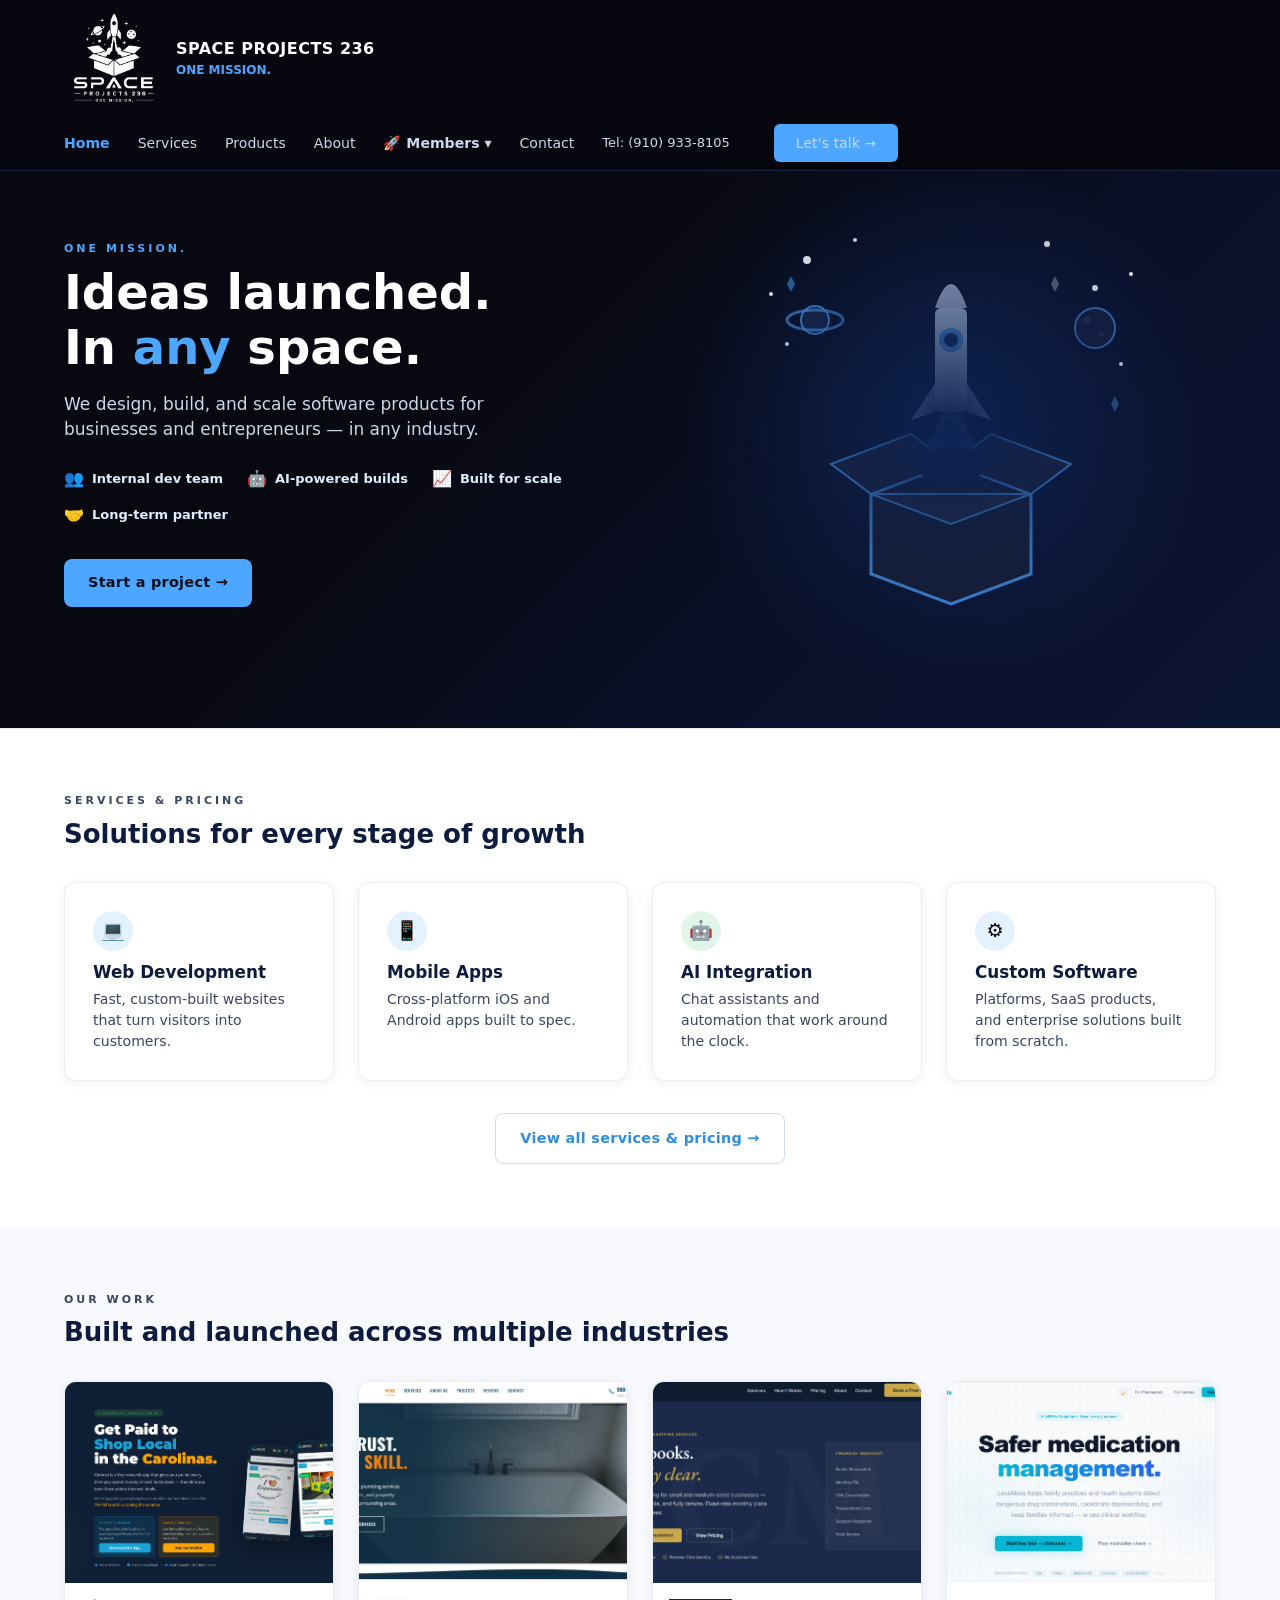
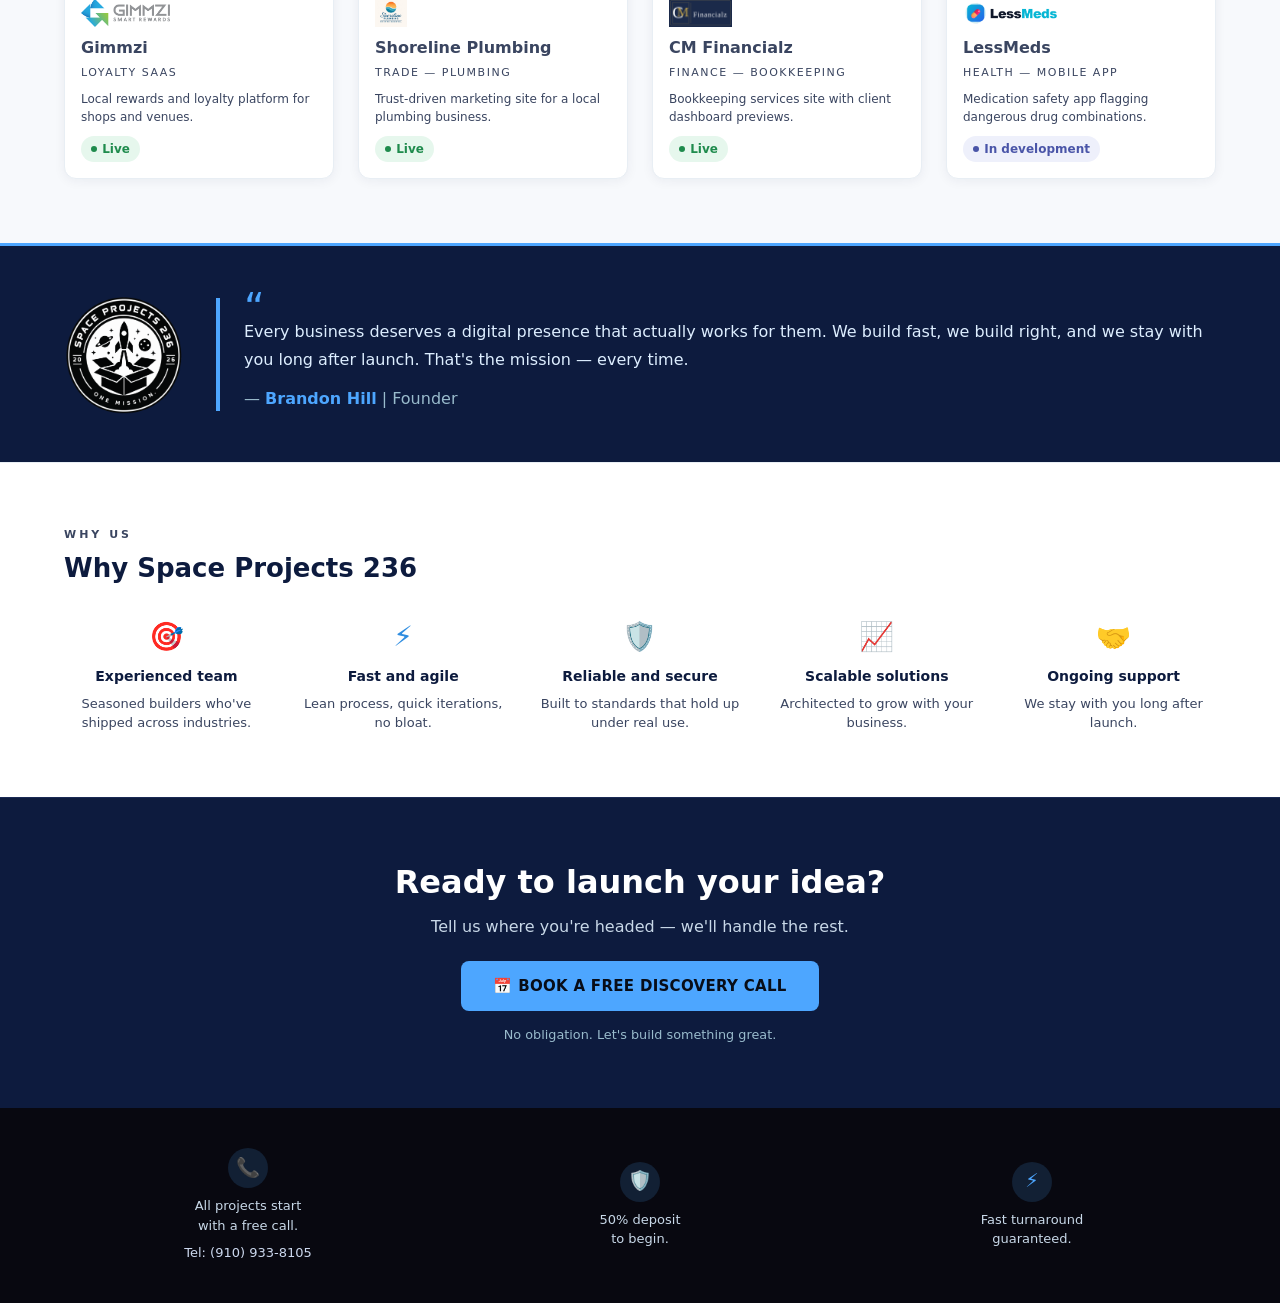
<file: index.html>
<!DOCTYPE html>
<html lang="en">
<head>
  <!-- Google tag (gtag.js) -->
  <script async src="https://www.googletagmanager.com/gtag/js?id=G-H7MT1WZ5E9"></script>
  <script>
    window.dataLayer = window.dataLayer || [];
    function gtag(){dataLayer.push(arguments);}
    gtag('js', new Date());
    gtag('config', 'G-H7MT1WZ5E9');
  </script>
  <script>
    if ('scrollRestoration' in history) {
      history.scrollRestoration = 'manual';
    }
  </script>
  <meta charset="UTF-8">
  <meta name="viewport" content="width=device-width, initial-scale=1.0">
  <title>Space Projects 236 — Ideas launched. In any space.</title>
  <link rel="stylesheet" href="css/style.css?v=2">
</head>
<body>

  <header class="site-header">
    <div class="container header-inner">
      <a href="#" class="brand">
        <img src="assets/logos/sp236_logo3.png" alt="Space Projects 236" class="brand-badge" style="height:100px; width:auto; object-fit:contain;">
        <span class="brand-text">
          <span class="brand-name">SPACE PROJECTS 236</span>
          <span class="brand-tagline">ONE MISSION.</span>
        </span>
      </a>
      <button class="hamburger" id="hamburger" aria-label="Toggle menu">
        <span></span>
        <span></span>
        <span></span>
      </button>
      <nav class="nav-links" id="nav-links">
        <a href="index.html">Home</a>
        <a href="services.html">Services</a>
        <a href="products.html">Products</a>
        <a href="about.html">About</a>
        <div class="nav-dropdown">
          <span class="nav-dropdown-toggle">🚀 Members ▾</span>
          <div class="nav-dropdown-menu">
            <a href="members.html" style="color: #ffffff !important;">Become a Space Cadet</a>
            <a href="members.html#login" style="color: #ffffff !important;">Member Login</a>
          </div>
        </div>
        <a href="contact.html">Contact</a>
        <a href="tel:9109338105" class="nav-phone">Tel: (910) 933-8105</a>
        <a href="contact.html" class="btn btn-talk nav-cta">Let's talk →</a>
      </nav>
    </div>
  </header>

  <section class="hero">
    <div class="container hero-inner">
      <div class="hero-copy">
        <p class="eyebrow">ONE MISSION.</p>
        <h1>Ideas launched.<br>In <span class="accent">any</span> space.</h1>
        <p class="hero-sub">We design, build, and scale software products for businesses and entrepreneurs — in any industry.</p>
        <div class="hero-features">
          <div class="hero-feature">
            <span class="hero-feature__icon">👥</span>
            <span>Internal dev team</span>
          </div>
          <div class="hero-feature">
            <span class="hero-feature__icon">🤖</span>
            <span>AI-powered builds</span>
          </div>
          <div class="hero-feature">
            <span class="hero-feature__icon">📈</span>
            <span>Built for scale</span>
          </div>
          <div class="hero-feature">
            <span class="hero-feature__icon">🤝</span>
            <span>Long-term partner</span>
          </div>
        </div>
        <div class="hero-cta-row">
          <a href="members.html" class="btn btn-primary">Start a project →</a>
        </div>
      </div>
      <div class="hero-logo-wrap">
        <div class="hero-logo-glow"></div>
        <div class="rocket-group">
          <svg width="480" height="480" viewBox="0 0 240 240" xmlns="http://www.w3.org/2000/svg">
            <circle class="s1" cx="48" cy="38" r="2" fill="#fff"/>
            <circle class="s2" cx="192" cy="52" r="1.5" fill="#fff"/>
            <circle class="s3" cx="38" cy="80" r="1" fill="#fff"/>
            <circle class="s4" cx="205" cy="90" r="1" fill="#fff"/>
            <circle class="s5" cx="72" cy="28" r="1" fill="#fff"/>
            <circle class="s2" cx="168" cy="30" r="1.5" fill="#fff"/>
            <circle class="s3" cx="210" cy="45" r="1" fill="#fff"/>
            <circle class="s1" cx="30" cy="55" r="1" fill="#fff"/>
            <circle cx="52" cy="68" r="7" fill="#1a2a4a" stroke="#4da6ff" stroke-width="1" opacity="0.85"/>
            <ellipse class="saturn-ring" cx="52" cy="68" rx="14" ry="5" fill="none" stroke="#4da6ff" stroke-width="1.5" opacity="0.7"/>
            <circle cx="192" cy="72" r="10" fill="#1a2040" stroke="#4da6ff" stroke-width="1" opacity="0.7"/>
            <circle cx="188" cy="68" r="2" fill="#2a3a60" opacity="0.6"/>
            <circle cx="195" cy="75" r="1.5" fill="#2a3a60" opacity="0.5"/>
            <path d="M38 50 L40 46 L42 50 L40 54 Z" fill="#4da6ff" opacity="0.6"/>
            <path d="M200 110 L202 106 L204 110 L202 114 Z" fill="#4da6ff" opacity="0.5"/>
            <path d="M170 50 L172 46 L174 50 L172 54 Z" fill="#fff" opacity="0.4"/>
            <polygon points="80,155 120,140 160,155 160,195 120,210 80,195" fill="#1a1a2a" stroke="#4da6ff" stroke-width="1.5"/>
            <polygon points="80,155 120,170 160,155" fill="#2a2a3a" stroke="#4da6ff" stroke-width="1"/>
            <polygon points="80,155 60,140 100,125 120,140" fill="#222235" stroke="#4da6ff" stroke-width="1"/>
            <polygon points="160,155 180,140 140,125 120,140" fill="#222235" stroke="#4da6ff" stroke-width="1"/>
            <rect x="112" y="62" width="16" height="52" rx="3" fill="#ddeeff"/>
            <path d="M112,62 Q120,38 128,62 Z" fill="#ccd8ee"/>
            <circle cx="120" cy="78" r="6" fill="#4da6ff" opacity="0.9"/>
            <circle cx="120" cy="78" r="3.5" fill="#1a3060"/>
            <polygon points="112,100 100,118 112,114" fill="#aabbcc"/>
            <polygon points="128,100 140,118 128,114" fill="#aabbcc"/>
            <ellipse class="flame" cx="120" cy="118" rx="5" ry="4" fill="#88ccff"/>
            <ellipse class="e1" cx="120" cy="123" rx="8" ry="5" fill="#4da6ff"/>
            <ellipse class="e2" cx="120" cy="131" rx="12" ry="8" fill="#2255aa"/>
            <ellipse class="e3" cx="120" cy="141" rx="16" ry="10" fill="#112244"/>
          </svg>
        </div>
      </div>
    </div>
  </section>

  <section class="pricing" id="pricing">
    <div class="container">
      <p class="eyebrow">SERVICES &amp; PRICING</p>
      <h2>Solutions for every stage of growth</h2>

      <div class="overview-grid">
        <div class="overview-card">
          <span class="icon-circle icon-circle--light">💻</span>
          <h3>Web Development</h3>
          <p>Fast, custom-built websites that turn visitors into customers.</p>
        </div>
        <div class="overview-card">
          <span class="icon-circle icon-circle--light">📱</span>
          <h3>Mobile Apps</h3>
          <p>Cross-platform iOS and Android apps built to spec.</p>
        </div>
        <div class="overview-card">
          <span class="icon-circle icon-circle--green">🤖</span>
          <h3>AI Integration</h3>
          <p>Chat assistants and automation that work around the clock.</p>
        </div>
        <div class="overview-card">
          <span class="icon-circle icon-circle--light">⚙️</span>
          <h3>Custom Software</h3>
          <p>Platforms, SaaS products, and enterprise solutions built from scratch.</p>
        </div>
      </div>

      <div class="overview-cta">
        <a href="services.html" class="btn btn-outline">View all services &amp; pricing →</a>
      </div>
    </div>
  </section>

  <section class="our-work" id="our-work">
    <div class="container">
      <p class="eyebrow">OUR WORK</p>
      <h2>Built and launched across multiple industries</h2>

      <div class="work-grid">
        <article class="work-card">
          <div class="work-card__image">
            <img src="assets/screenshots/gimmzi_screenshot.png" alt="Gimmzi Smart Rewards screenshot">
          </div>
          <div class="work-card__body">
            <img src="assets/logos/Gimmzi_logo.png" alt="Gimmzi logo" class="work-card__logo">
            <p class="work-card__name">Gimmzi</p>
            <p class="work-card__category">Loyalty SaaS</p>
            <p class="work-card__desc">Local rewards and loyalty platform for shops and venues.</p>
            <span class="work-card__status work-card__status--live"><span class="status-dot"></span>Live</span>
          </div>
        </article>

        <article class="work-card">
          <div class="work-card__image">
            <img src="assets/screenshots/shoreline-plumbing_screenshot.png" alt="Shoreline Plumbing screenshot">
          </div>
          <div class="work-card__body">
            <img src="assets/logos/shore-line_logo.png" alt="Shoreline Plumbing logo" class="work-card__logo">
            <p class="work-card__name">Shoreline Plumbing</p>
            <p class="work-card__category">Trade — Plumbing</p>
            <p class="work-card__desc">Trust-driven marketing site for a local plumbing business.</p>
            <span class="work-card__status work-card__status--live"><span class="status-dot"></span>Live</span>
          </div>
        </article>

        <article class="work-card">
          <div class="work-card__image">
            <img src="assets/screenshots/cm-financialz_screenshot.png" alt="CM Financialz screenshot">
          </div>
          <div class="work-card__body">
            <img src="assets/logos/CMFinancialz_Logo.png" alt="CM Financialz logo" class="work-card__logo">
            <p class="work-card__name">CM Financialz</p>
            <p class="work-card__category">Finance — Bookkeeping</p>
            <p class="work-card__desc">Bookkeeping services site with client dashboard previews.</p>
            <span class="work-card__status work-card__status--live"><span class="status-dot"></span>Live</span>
          </div>
        </article>

        <article class="work-card">
          <div class="work-card__image">
            <img src="assets/screenshots/less-meds_screenshot.png" alt="LessMeds screenshot">
          </div>
          <div class="work-card__body">
            <img src="assets/logos/lessmeds_logo.png" alt="LessMeds logo" class="work-card__logo">
            <p class="work-card__name">LessMeds</p>
            <p class="work-card__category">Health — Mobile App</p>
            <p class="work-card__desc">Medication safety app flagging dangerous drug combinations.</p>
            <span class="work-card__status work-card__status--dev"><span class="status-dot"></span>In development</span>
          </div>
        </article>
      </div>
    </div>
  </section>

  <section class="testimonial">
    <div class="container testimonial-inner">
      <img src="assets/logos/sp236_badge2.png" alt="Brandon Hill" class="testimonial-badge">
      <div class="testimonial-copy">
        <p class="quote-mark">&ldquo;</p>
        <p class="quote-text">Every business deserves a digital presence that actually works for them. We build fast, we build right, and we stay with you long after launch. That's the mission — every time.</p>
        <p class="quote-author">— <strong>Brandon Hill</strong> | Founder</p>
      </div>
    </div>
  </section>

  <section class="why-us" id="why-us">
    <div class="container">
      <p class="eyebrow">WHY US</p>
      <h2>Why Space Projects 236</h2>
      <div class="why-us-grid">
        <div class="why-us-item">
          <span class="why-us-icon">🎯</span>
          <h4>Experienced team</h4>
          <p>Seasoned builders who've shipped across industries.</p>
        </div>
        <div class="why-us-item">
          <span class="why-us-icon">⚡</span>
          <h4>Fast and agile</h4>
          <p>Lean process, quick iterations, no bloat.</p>
        </div>
        <div class="why-us-item">
          <span class="why-us-icon">🛡️</span>
          <h4>Reliable and secure</h4>
          <p>Built to standards that hold up under real use.</p>
        </div>
        <div class="why-us-item">
          <span class="why-us-icon">📈</span>
          <h4>Scalable solutions</h4>
          <p>Architected to grow with your business.</p>
        </div>
        <div class="why-us-item">
          <span class="why-us-icon">🤝</span>
          <h4>Ongoing support</h4>
          <p>We stay with you long after launch.</p>
        </div>
      </div>
    </div>
  </section>

  <section class="cta-block">
    <div class="container cta-block-inner">
      <h2>Ready to launch your idea?</h2>
      <p class="cta-block-sub">Tell us where you're headed — we'll handle the rest.</p>
      <a href="contact.html" class="btn btn-primary">📅 BOOK A FREE DISCOVERY CALL</a>
      <p class="cta-block-note">No obligation. Let's build something great.</p>
    </div>
  </section>

  <footer class="site-footer">
    <div class="container trust-bar-inner">
      <div class="trust-item">
        <span class="icon-circle">📞</span>
        <p>All projects start<br>with a free call.</p>
        <a href="tel:9109338105" class="footer-phone">Tel: (910) 933-8105</a>
      </div>
      <div class="trust-item">
        <span class="icon-circle">🛡️</span>
        <p>50% deposit<br>to begin.</p>
      </div>
      <div class="trust-item">
        <span class="icon-circle">⚡</span>
        <p>Fast turnaround<br>guaranteed.</p>
      </div>
    </div>
  </footer>

  <script src="js/main.js"></script>
  <script src="//code.tidio.co/jjo6kdrkutcsmrdrrepvdkcr16k7cg1g.js" async></script>
</body>
</html>
</file>
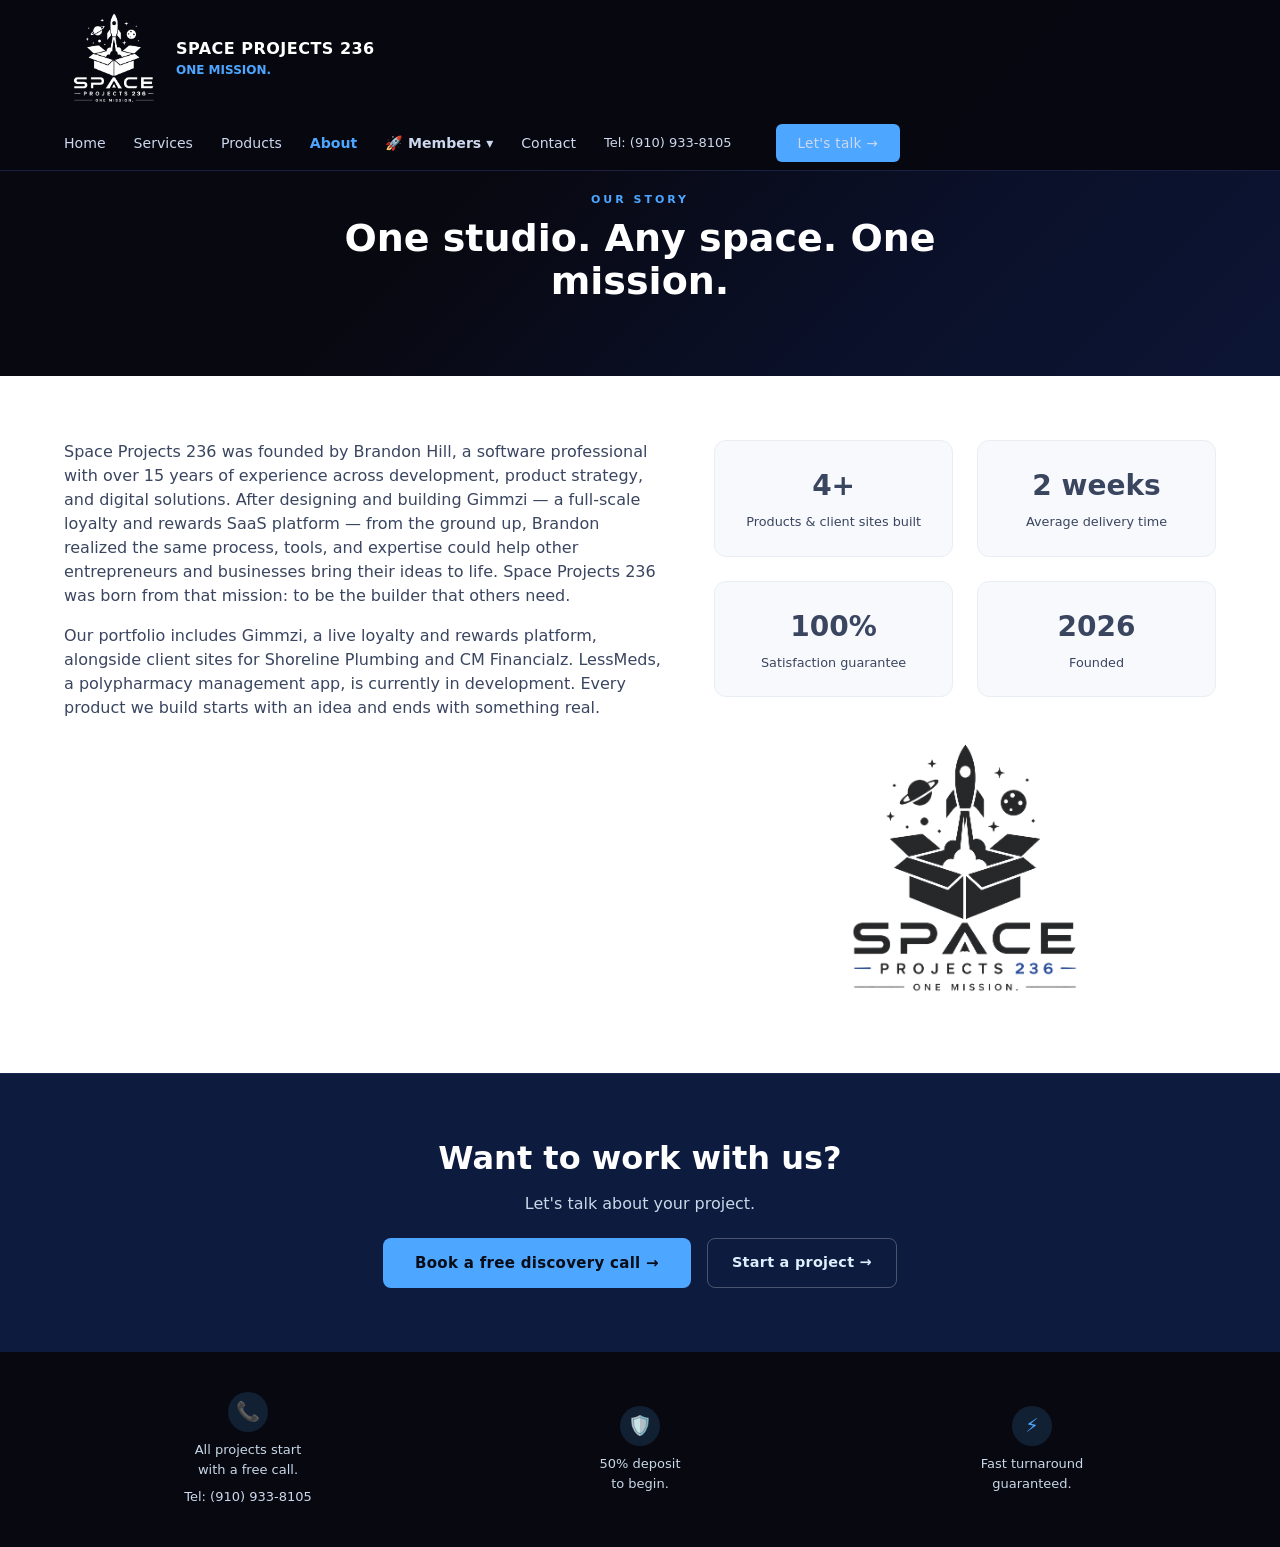
<file: about.html>
<!DOCTYPE html>
<html lang="en">
<head>
  <!-- Google tag (gtag.js) -->
  <script async src="https://www.googletagmanager.com/gtag/js?id=G-H7MT1WZ5E9"></script>
  <script>
    window.dataLayer = window.dataLayer || [];
    function gtag(){dataLayer.push(arguments);}
    gtag('js', new Date());
    gtag('config', 'G-H7MT1WZ5E9');
  </script>
  <script>
    if ('scrollRestoration' in history) {
      history.scrollRestoration = 'manual';
    }
  </script>
  <meta charset="UTF-8">
  <meta name="viewport" content="width=device-width, initial-scale=1.0">
  <title>About — Space Projects 236</title>
  <link rel="stylesheet" href="css/style.css?v=2">
</head>
<body>

  <header class="site-header">
    <div class="container header-inner">
      <a href="index.html" class="brand">
        <img src="assets/logos/sp236_logo3.png" alt="Space Projects 236" class="brand-badge" style="height:100px; width:auto; object-fit:contain;">
        <span class="brand-text">
          <span class="brand-name">SPACE PROJECTS 236</span>
          <span class="brand-tagline">ONE MISSION.</span>
        </span>
      </a>
      <button class="hamburger" id="hamburger" aria-label="Toggle menu">
        <span></span>
        <span></span>
        <span></span>
      </button>
      <nav class="nav-links" id="nav-links">
        <a href="index.html">Home</a>
        <a href="services.html">Services</a>
        <a href="products.html">Products</a>
        <a href="about.html">About</a>
        <div class="nav-dropdown">
          <span class="nav-dropdown-toggle">🚀 Members ▾</span>
          <div class="nav-dropdown-menu">
            <a href="members.html" style="color: #ffffff !important;">Become a Space Cadet</a>
            <a href="members.html#login" style="color: #ffffff !important;">Member Login</a>
          </div>
        </div>
        <a href="contact.html">Contact</a>
        <a href="tel:9109338105" class="nav-phone">Tel: (910) 933-8105</a>
        <a href="contact.html" class="btn btn-talk nav-cta">Let's talk →</a>
      </nav>
    </div>
  </header>

  <section class="page-hero">
    <div class="container">
      <p class="eyebrow">OUR STORY</p>
      <h1 class="h1--md">One studio. Any space. One mission.</h1>
    </div>
  </section>

  <section class="section section--white">
    <div class="container">
      <div class="about-grid">
        <div class="about-copy">
          <p>Space Projects 236 was founded by Brandon Hill, a software professional with over 15 years of experience across development, product strategy, and digital solutions. After designing and building Gimmzi — a full-scale loyalty and rewards SaaS platform — from the ground up, Brandon realized the same process, tools, and expertise could help other entrepreneurs and businesses bring their ideas to life. Space Projects 236 was born from that mission: to be the builder that others need.</p>
          <p>Our portfolio includes Gimmzi, a live loyalty and rewards platform, alongside client sites for Shoreline Plumbing and CM Financialz. LessMeds, a polypharmacy management app, is currently in development. Every product we build starts with an idea and ends with something real.</p>
        </div>
        <div class="about-stats-col">
          <div class="about-stats">
            <div class="about-stat">
              <p class="about-stat-number">4+</p>
              <p class="about-stat-label">Products &amp; client sites built</p>
            </div>
            <div class="about-stat">
              <p class="about-stat-number">2 weeks</p>
              <p class="about-stat-label">Average delivery time</p>
            </div>
            <div class="about-stat">
              <p class="about-stat-number">100%</p>
              <p class="about-stat-label">Satisfaction guarantee</p>
            </div>
            <div class="about-stat">
              <p class="about-stat-number">2026</p>
              <p class="about-stat-label">Founded</p>
            </div>
          </div>
          <div class="about-logo-wrap">
            <img src="assets/logos/sp236_logo1.png" alt="Space Projects 236" class="about-logo">
          </div>
        </div>
      </div>
    </div>
  </section>

  <section class="cta-block">
    <div class="container cta-block-inner">
      <h2>Want to work with us?</h2>
      <p class="cta-block-sub">Let's talk about your project.</p>
      <div class="page-hero-cta">
        <a href="contact.html" class="btn btn-primary">Book a free discovery call →</a>
        <a href="members.html" class="btn btn-ghost">Start a project →</a>
      </div>
    </div>
  </section>

  <footer class="site-footer">
    <div class="container trust-bar-inner">
      <div class="trust-item">
        <span class="icon-circle">📞</span>
        <p>All projects start<br>with a free call.</p>
        <a href="tel:9109338105" class="footer-phone">Tel: (910) 933-8105</a>
      </div>
      <div class="trust-item">
        <span class="icon-circle">🛡️</span>
        <p>50% deposit<br>to begin.</p>
      </div>
      <div class="trust-item">
        <span class="icon-circle">⚡</span>
        <p>Fast turnaround<br>guaranteed.</p>
      </div>
    </div>
  </footer>

  <script src="js/main.js"></script>
  <script src="//code.tidio.co/jjo6kdrkutcsmrdrrepvdkcr16k7cg1g.js" async></script>
</body>
</html>
</file>
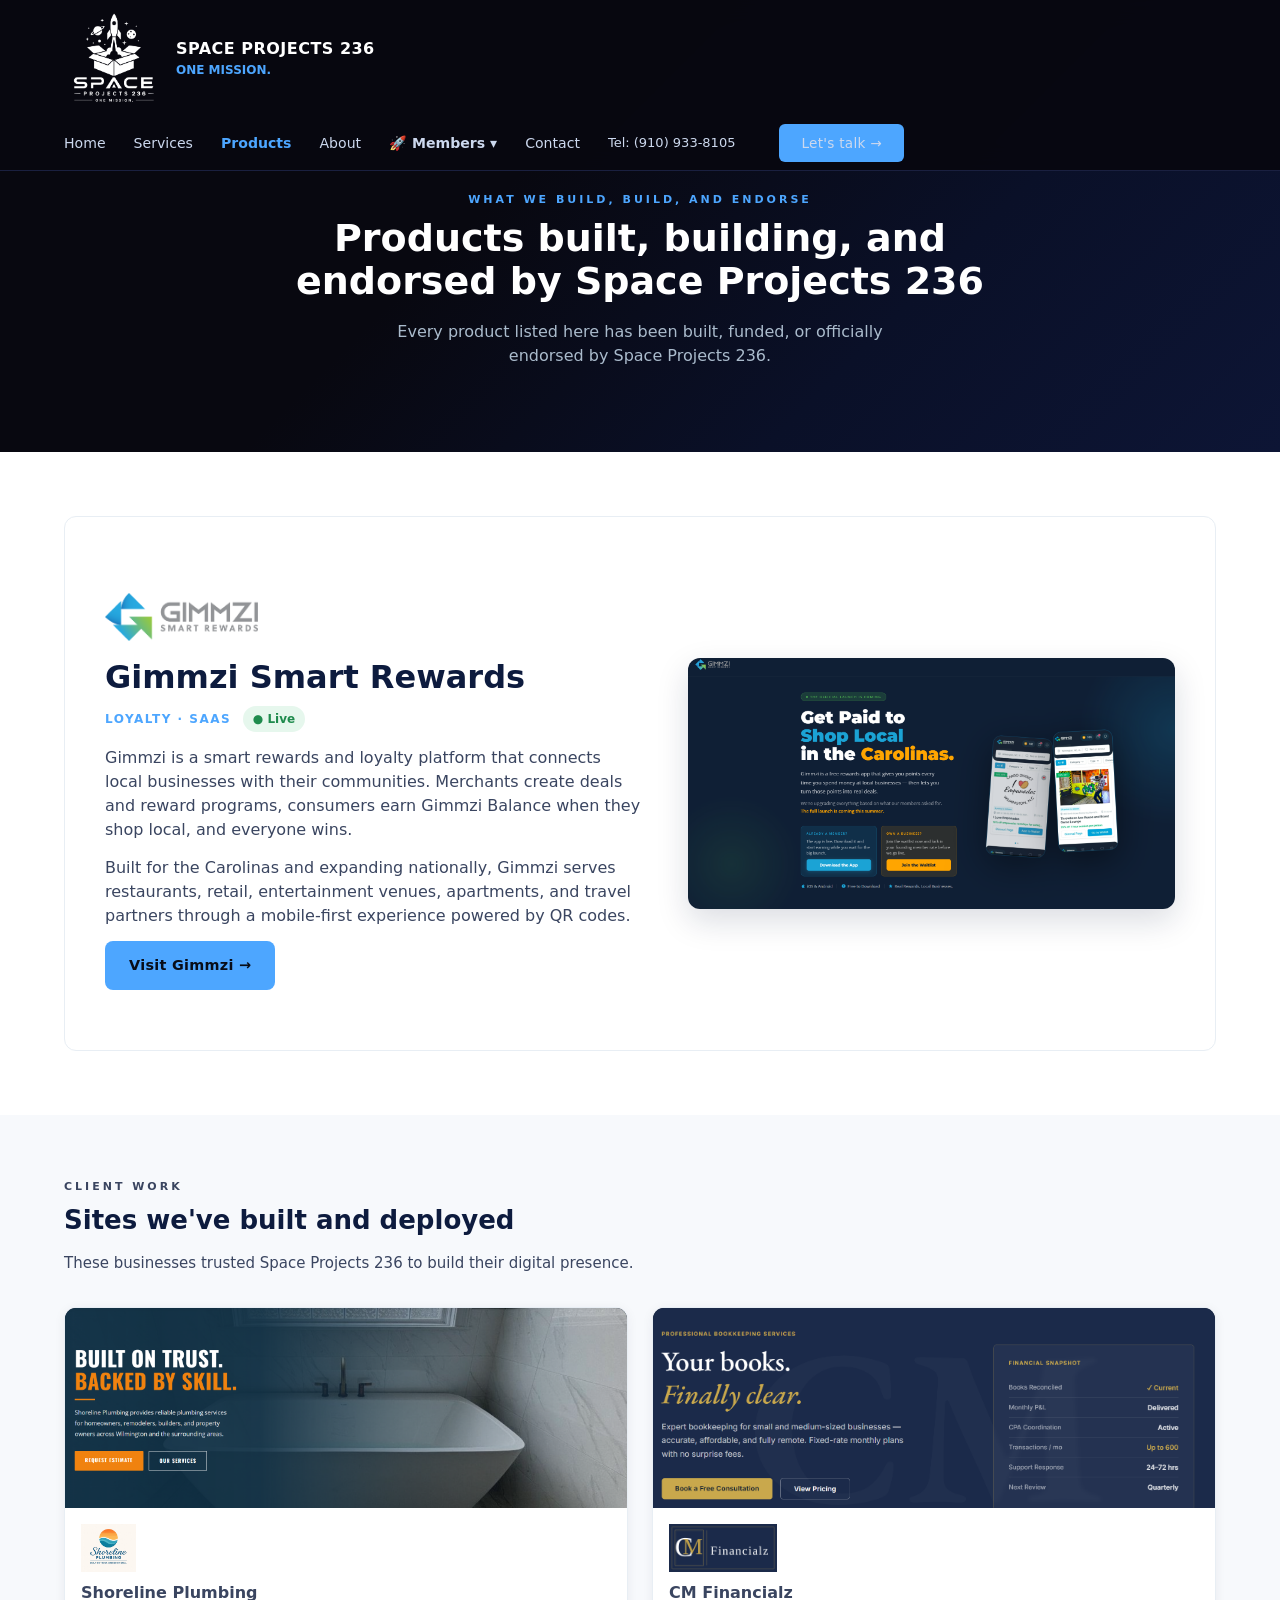
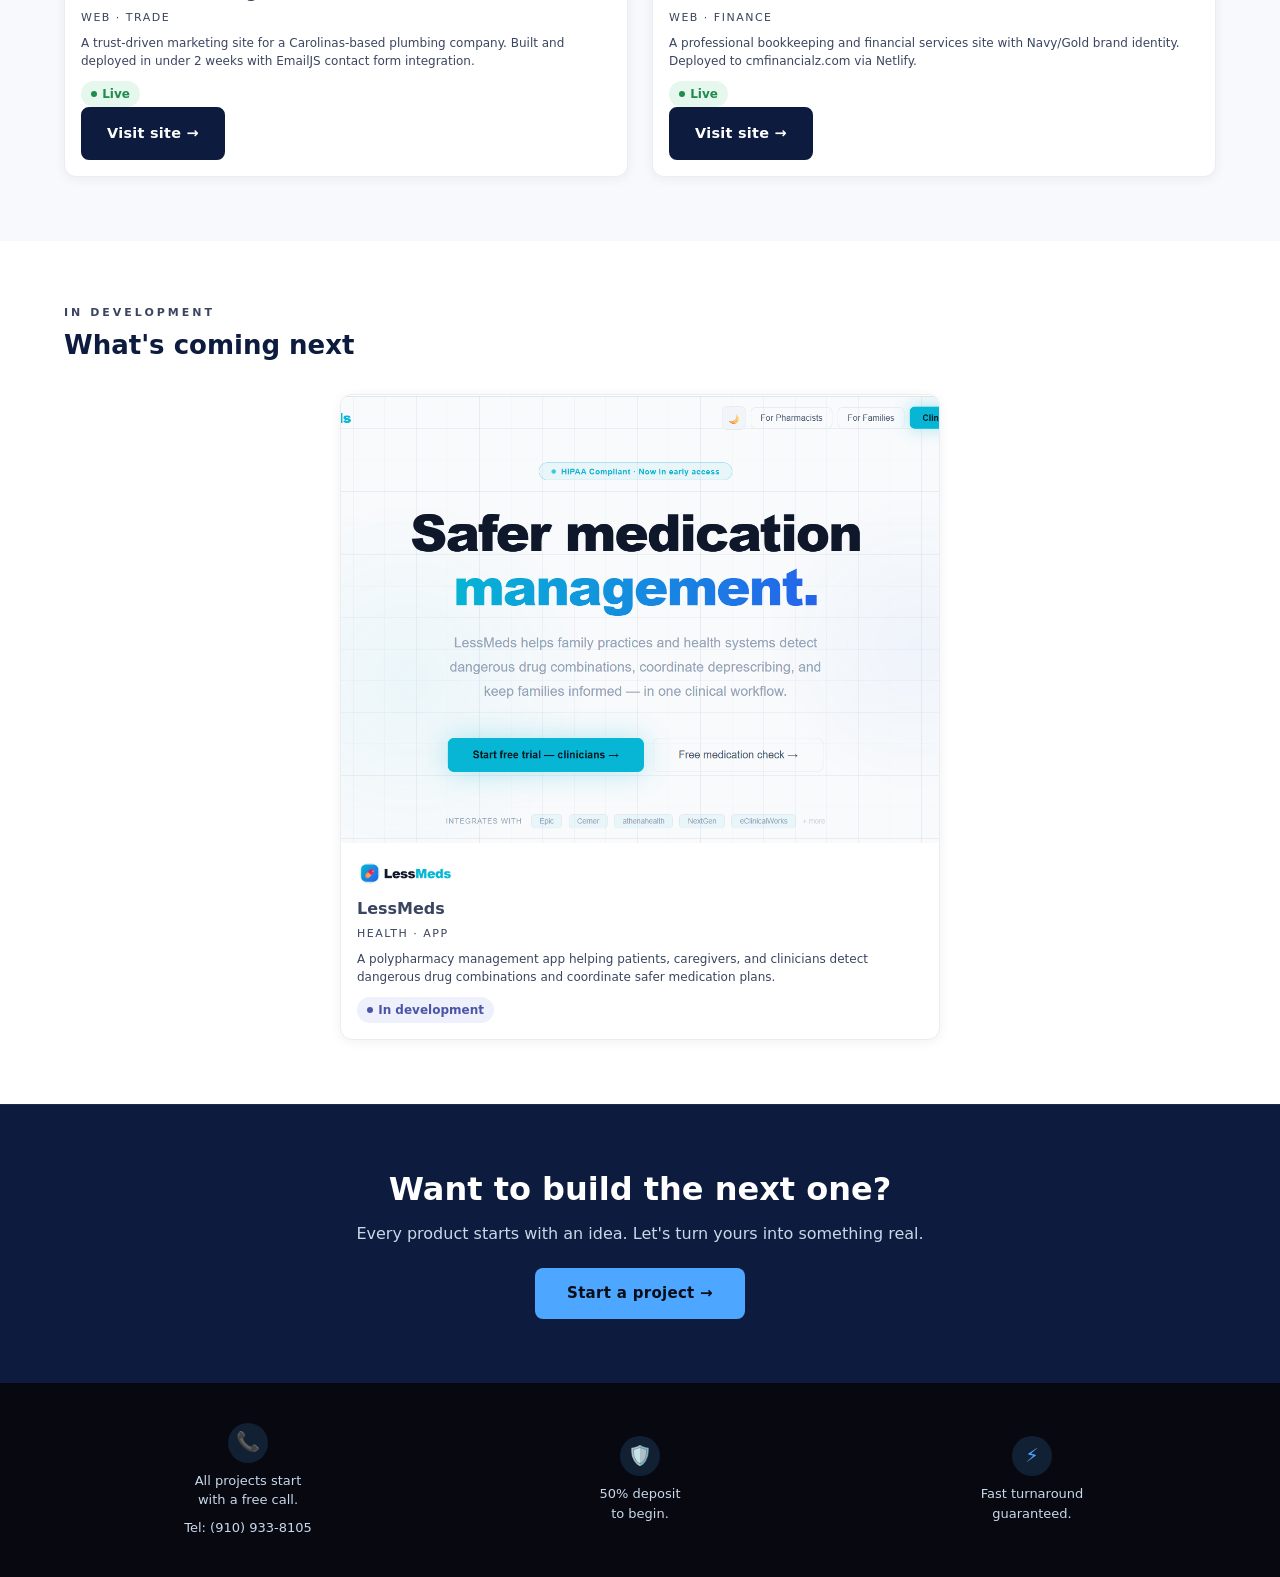
<file: products.html>
<!DOCTYPE html>
<html lang="en">
<head>
  <!-- Google tag (gtag.js) -->
  <script async src="https://www.googletagmanager.com/gtag/js?id=G-H7MT1WZ5E9"></script>
  <script>
    window.dataLayer = window.dataLayer || [];
    function gtag(){dataLayer.push(arguments);}
    gtag('js', new Date());
    gtag('config', 'G-H7MT1WZ5E9');
  </script>
  <script>
    if ('scrollRestoration' in history) {
      history.scrollRestoration = 'manual';
    }
  </script>
  <meta charset="UTF-8">
  <meta name="viewport" content="width=device-width, initial-scale=1.0">
  <title>Products — Space Projects 236</title>
  <link rel="stylesheet" href="css/style.css?v=2">
</head>
<body>

  <header class="site-header">
    <div class="container header-inner">
      <a href="index.html" class="brand">
        <img src="assets/logos/sp236_logo3.png" alt="Space Projects 236" class="brand-badge" style="height:100px; width:auto; object-fit:contain;">
        <span class="brand-text">
          <span class="brand-name">SPACE PROJECTS 236</span>
          <span class="brand-tagline">ONE MISSION.</span>
        </span>
      </a>
      <button class="hamburger" id="hamburger" aria-label="Toggle menu">
        <span></span>
        <span></span>
        <span></span>
      </button>
      <nav class="nav-links" id="nav-links">
        <a href="index.html">Home</a>
        <a href="services.html">Services</a>
        <a href="products.html">Products</a>
        <a href="about.html">About</a>
        <div class="nav-dropdown">
          <span class="nav-dropdown-toggle">🚀 Members ▾</span>
          <div class="nav-dropdown-menu">
            <a href="members.html" style="color: #ffffff !important;">Become a Space Cadet</a>
            <a href="members.html#login" style="color: #ffffff !important;">Member Login</a>
          </div>
        </div>
        <a href="contact.html">Contact</a>
        <a href="tel:9109338105" class="nav-phone">Tel: (910) 933-8105</a>
        <a href="contact.html" class="btn btn-talk nav-cta">Let's talk →</a>
      </nav>
    </div>
  </header>

  <section class="page-hero">
    <div class="container">
      <p class="eyebrow">WHAT WE BUILD, BUILD, AND ENDORSE</p>
      <h1 class="h1--md">Products built, building, and endorsed by Space Projects 236</h1>
      <p class="page-hero-sub">Every product listed here has been built, funded, or officially endorsed by Space Projects 236.</p>
    </div>
  </section>

  <section class="section section--white">
    <div class="container">
      <div class="featured-product">
        <div class="featured-product-text">
          <img src="assets/logos/Gimmzi_logo.png" alt="Gimmzi logo" class="product-logo">
          <h2>Gimmzi Smart Rewards</h2>
          <p><span class="category-badge">LOYALTY · SAAS</span><span class="status-badge">● Live</span></p>
          <p>Gimmzi is a smart rewards and loyalty platform that connects local businesses with their communities. Merchants create deals and reward programs, consumers earn Gimmzi Balance when they shop local, and everyone wins.</p>
          <p>Built for the Carolinas and expanding nationally, Gimmzi serves restaurants, retail, entertainment venues, apartments, and travel partners through a mobile-first experience powered by QR codes.</p>
          <a href="https://gimmzi.com" target="_blank" rel="noopener" class="btn btn-primary">Visit Gimmzi →</a>
        </div>
        <div class="featured-product-image">
          <img src="assets/screenshots/gimmzi_screenshot.png" alt="Gimmzi Smart Rewards screenshot">
        </div>
      </div>
    </div>
  </section>

  <section class="section section--alt">
    <div class="container">
      <p class="eyebrow">CLIENT WORK</p>
      <h2>Sites we've built and deployed</h2>
      <p class="section-sub">These businesses trusted Space Projects 236 to build their digital presence.</p>

      <div class="client-work-grid">
        <article class="work-card">
          <div class="work-card__image">
            <img src="assets/screenshots/shoreline-plumbing_screenshot.png" alt="Shoreline Plumbing screenshot">
          </div>
          <div class="work-card__body">
            <img src="assets/logos/shore-line_logo.png" alt="Shoreline Plumbing logo" class="work-card__logo">
            <p class="work-card__name">Shoreline Plumbing</p>
            <p class="work-card__category">WEB · TRADE</p>
            <p class="work-card__desc">A trust-driven marketing site for a Carolinas-based plumbing company. Built and deployed in under 2 weeks with EmailJS contact form integration.</p>
            <span class="work-card__status work-card__status--live"><span class="status-dot"></span>Live</span>
            <p><a href="https://shorelineplumbingnc.com" target="_blank" rel="noopener" class="btn btn-visit-site">Visit site →</a></p>
          </div>
        </article>

        <article class="work-card">
          <div class="work-card__image">
            <img src="assets/screenshots/cm-financialz_screenshot.png" alt="CM Financialz screenshot">
          </div>
          <div class="work-card__body">
            <img src="assets/logos/CMFinancialz_Logo.png" alt="CM Financialz logo" class="work-card__logo">
            <p class="work-card__name">CM Financialz</p>
            <p class="work-card__category">WEB · FINANCE</p>
            <p class="work-card__desc">A professional bookkeeping and financial services site with Navy/Gold brand identity. Deployed to cmfinancialz.com via Netlify.</p>
            <span class="work-card__status work-card__status--live"><span class="status-dot"></span>Live</span>
            <p><a href="https://cmfinancialz.com" target="_blank" rel="noopener" class="btn btn-visit-site">Visit site →</a></p>
          </div>
        </article>
      </div>
    </div>
  </section>

  <section class="section section--white">
    <div class="container">
      <p class="eyebrow">IN DEVELOPMENT</p>
      <h2>What's coming next</h2>

      <div class="dev-grid dev-grid--single">
        <article class="work-card">
          <div class="work-card__image">
            <img src="assets/screenshots/less-meds_screenshot.png" alt="LessMeds screenshot">
          </div>
          <div class="work-card__body">
            <img src="assets/logos/lessmeds_logo.png" alt="LessMeds logo" class="work-card__logo">
            <p class="work-card__name">LessMeds</p>
            <p class="work-card__category">HEALTH · APP</p>
            <p class="work-card__desc">A polypharmacy management app helping patients, caregivers, and clinicians detect dangerous drug combinations and coordinate safer medication plans.</p>
            <span class="work-card__status work-card__status--dev"><span class="status-dot"></span>In development</span>
          </div>
        </article>
      </div>
    </div>
  </section>

  <section class="cta-block">
    <div class="container cta-block-inner">
      <h2>Want to build the next one?</h2>
      <p class="cta-block-sub">Every product starts with an idea. Let's turn yours into something real.</p>
      <a href="members.html" class="btn btn-primary">Start a project →</a>
    </div>
  </section>

  <footer class="site-footer">
    <div class="container trust-bar-inner">
      <div class="trust-item">
        <span class="icon-circle">📞</span>
        <p>All projects start<br>with a free call.</p>
        <a href="tel:9109338105" class="footer-phone">Tel: (910) 933-8105</a>
      </div>
      <div class="trust-item">
        <span class="icon-circle">🛡️</span>
        <p>50% deposit<br>to begin.</p>
      </div>
      <div class="trust-item">
        <span class="icon-circle">⚡</span>
        <p>Fast turnaround<br>guaranteed.</p>
      </div>
    </div>
  </footer>

  <script src="js/main.js"></script>
  <script src="//code.tidio.co/jjo6kdrkutcsmrdrrepvdkcr16k7cg1g.js" async></script>
</body>
</html>
</file>
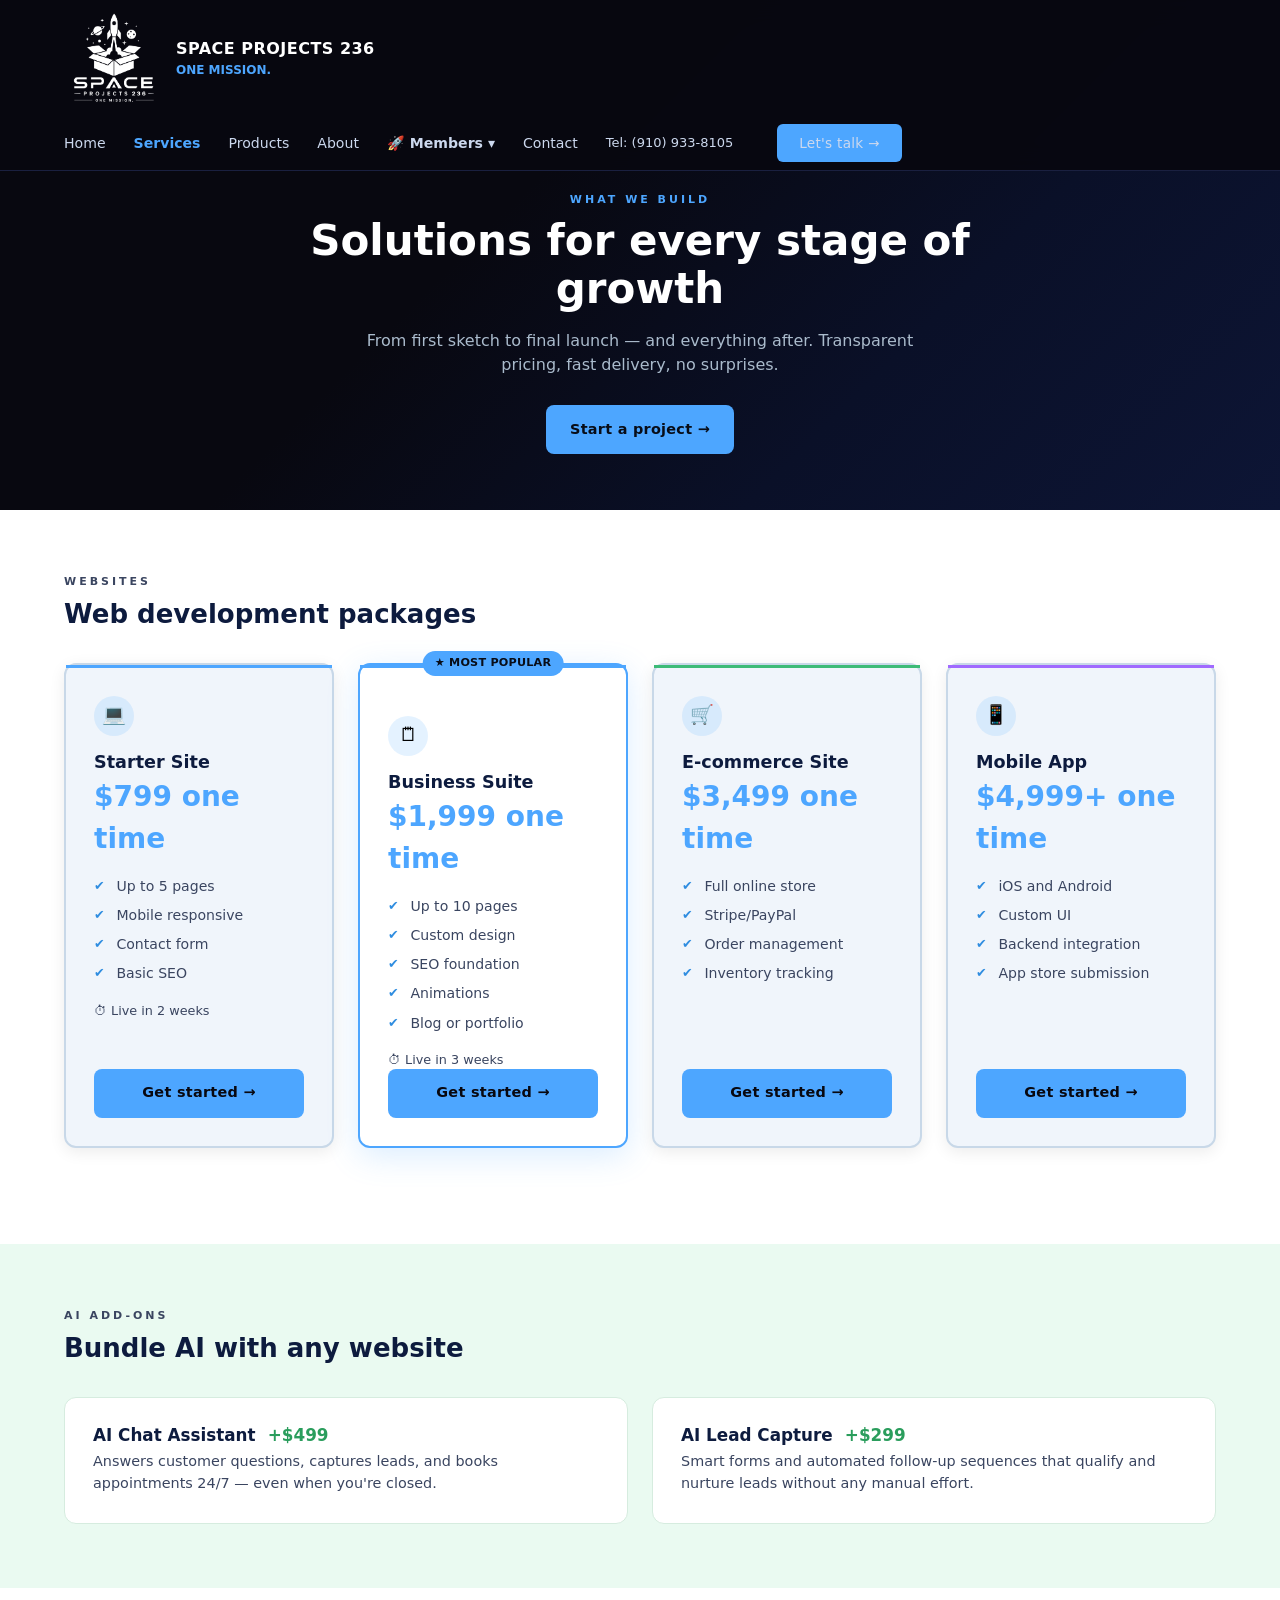
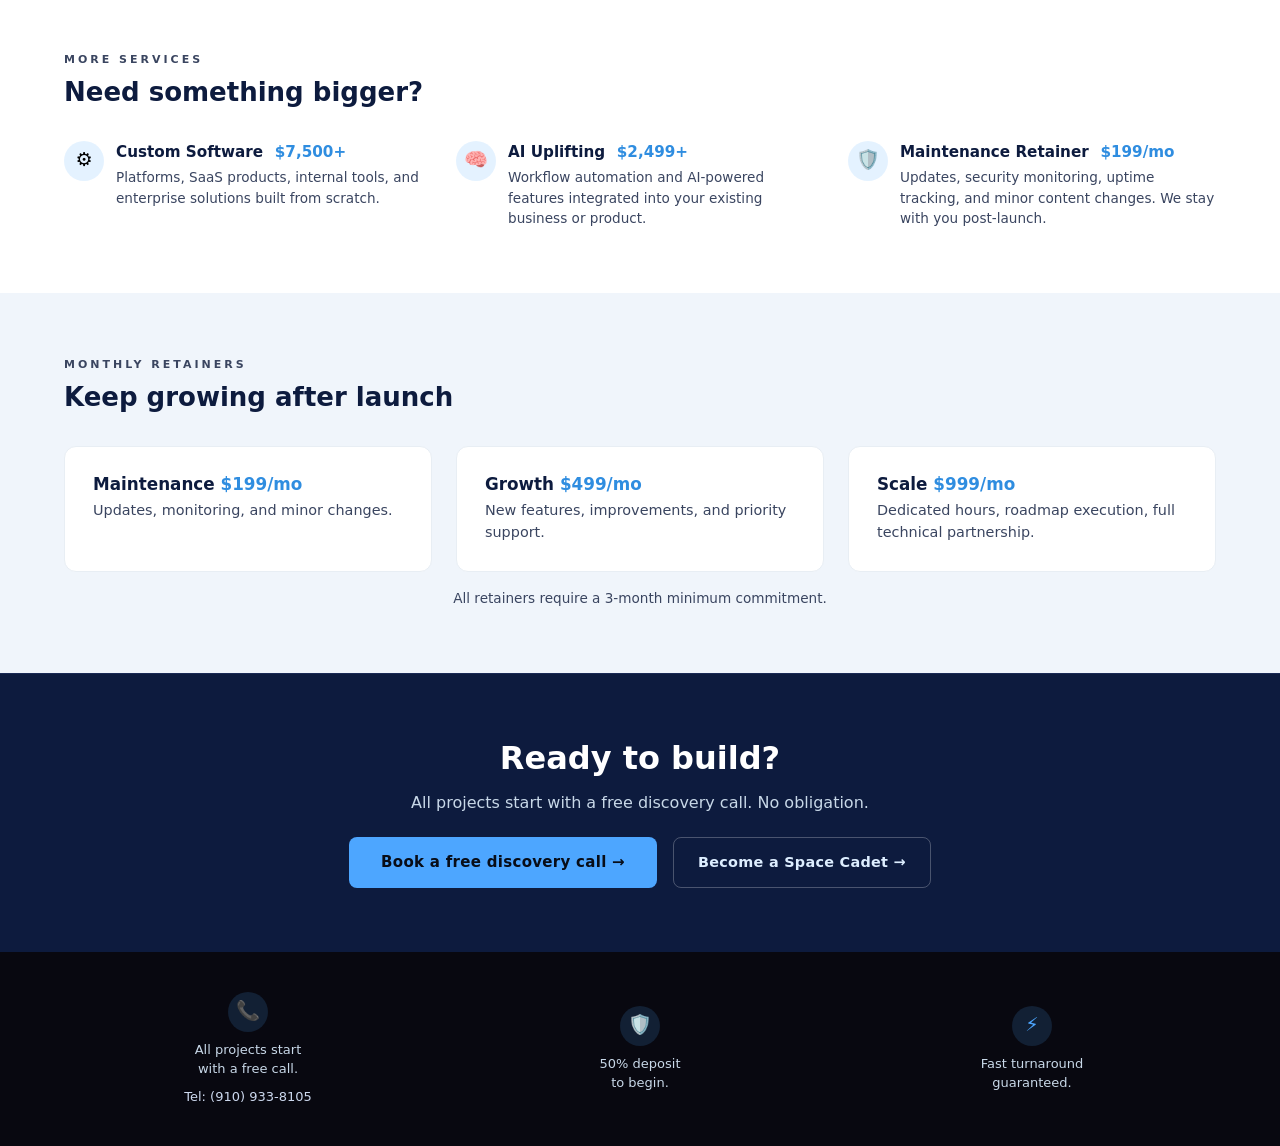
<file: services.html>
<!DOCTYPE html>
<html lang="en">
<head>
  <!-- Google tag (gtag.js) -->
  <script async src="https://www.googletagmanager.com/gtag/js?id=G-H7MT1WZ5E9"></script>
  <script>
    window.dataLayer = window.dataLayer || [];
    function gtag(){dataLayer.push(arguments);}
    gtag('js', new Date());
    gtag('config', 'G-H7MT1WZ5E9');
  </script>
  <script>
    if ('scrollRestoration' in history) {
      history.scrollRestoration = 'manual';
    }
  </script>
  <meta charset="UTF-8">
  <meta name="viewport" content="width=device-width, initial-scale=1.0">
  <title>Services &amp; Pricing — Space Projects 236</title>
  <link rel="stylesheet" href="css/style.css?v=2">
</head>
<body>

  <header class="site-header">
    <div class="container header-inner">
      <a href="index.html" class="brand">
        <img src="assets/logos/sp236_logo3.png" alt="Space Projects 236" class="brand-badge" style="height:100px; width:auto; object-fit:contain;">
        <span class="brand-text">
          <span class="brand-name">SPACE PROJECTS 236</span>
          <span class="brand-tagline">ONE MISSION.</span>
        </span>
      </a>
      <button class="hamburger" id="hamburger" aria-label="Toggle menu">
        <span></span>
        <span></span>
        <span></span>
      </button>
      <nav class="nav-links" id="nav-links">
        <a href="index.html">Home</a>
        <a href="services.html">Services</a>
        <a href="products.html">Products</a>
        <a href="about.html">About</a>
        <div class="nav-dropdown">
          <span class="nav-dropdown-toggle">🚀 Members ▾</span>
          <div class="nav-dropdown-menu">
            <a href="members.html" style="color: #ffffff !important;">Become a Space Cadet</a>
            <a href="members.html#login" style="color: #ffffff !important;">Member Login</a>
          </div>
        </div>
        <a href="contact.html">Contact</a>
        <a href="tel:9109338105" class="nav-phone">Tel: (910) 933-8105</a>
        <a href="contact.html" class="btn btn-talk nav-cta">Let's talk →</a>
      </nav>
    </div>
  </header>

  <section class="page-hero">
    <div class="container">
      <p class="eyebrow">WHAT WE BUILD</p>
      <h1>Solutions for every stage of growth</h1>
      <p class="page-hero-sub">From first sketch to final launch — and everything after. Transparent pricing, fast delivery, no surprises.</p>
      <div class="page-hero-cta">
        <a href="members.html" class="btn btn-primary">Start a project →</a>
      </div>
    </div>
  </section>

  <section class="section section--white">
    <div class="container">
      <p class="eyebrow">WEBSITES</p>
      <h2>Web development packages</h2>

      <div class="pricing-grid">
        <div class="price-card price-card--accent-blue">
          <span class="icon-circle icon-circle--light">💻</span>
          <h3>Starter Site</h3>
          <p class="price">$799 one time</p>
          <ul>
            <li>Up to 5 pages</li>
            <li>Mobile responsive</li>
            <li>Contact form</li>
            <li>Basic SEO</li>
          </ul>
          <p class="price-eta">⏱ Live in 2 weeks</p>
          <a href="contact.html" class="btn btn-get-started">Get started →</a>
        </div>

        <div class="price-card price-card--featured">
          <span class="badge-popular">★ MOST POPULAR</span>
          <span class="icon-circle icon-circle--light">🗒</span>
          <h3>Business Suite</h3>
          <p class="price">$1,999 one time</p>
          <ul>
            <li>Up to 10 pages</li>
            <li>Custom design</li>
            <li>SEO foundation</li>
            <li>Animations</li>
            <li>Blog or portfolio</li>
          </ul>
          <p class="price-eta">⏱ Live in 3 weeks</p>
          <a href="contact.html" class="btn btn-get-started">Get started →</a>
        </div>

        <div class="price-card price-card--accent-green">
          <span class="icon-circle icon-circle--light">🛒</span>
          <h3>E-commerce Site</h3>
          <p class="price">$3,499 one time</p>
          <ul>
            <li>Full online store</li>
            <li>Stripe/PayPal</li>
            <li>Order management</li>
            <li>Inventory tracking</li>
          </ul>
          <a href="contact.html" class="btn btn-get-started">Get started →</a>
        </div>

        <div class="price-card price-card--accent-purple">
          <span class="icon-circle icon-circle--light">📱</span>
          <h3>Mobile App</h3>
          <p class="price">$4,999+ one time</p>
          <ul>
            <li>iOS and Android</li>
            <li>Custom UI</li>
            <li>Backend integration</li>
            <li>App store submission</li>
          </ul>
          <a href="contact.html" class="btn btn-get-started">Get started →</a>
        </div>
      </div>
    </div>
  </section>

  <section class="section section--green-tint">
    <div class="container">
      <p class="eyebrow eyebrow--green">AI ADD-ONS</p>
      <h2>Bundle AI with any website</h2>

      <div class="addon-grid">
        <div class="addon-card">
          <h3>AI Chat Assistant <span class="addon-price">+$499</span></h3>
          <p>Answers customer questions, captures leads, and books appointments 24/7 — even when you're closed.</p>
        </div>
        <div class="addon-card">
          <h3>AI Lead Capture <span class="addon-price">+$299</span></h3>
          <p>Smart forms and automated follow-up sequences that qualify and nurture leads without any manual effort.</p>
        </div>
      </div>
    </div>
  </section>

  <section class="section section--white">
    <div class="container">
      <p class="eyebrow">MORE SERVICES</p>
      <h2>Need something bigger?</h2>

      <div class="more-services-grid">
        <div class="extra">
          <span class="icon-circle icon-circle--light">⚙️</span>
          <div>
            <strong>Custom Software <span class="extra-price">$7,500+</span></strong>
            <p>Platforms, SaaS products, internal tools, and enterprise solutions built from scratch.</p>
          </div>
        </div>
        <div class="extra">
          <span class="icon-circle icon-circle--light">🧠</span>
          <div>
            <strong>AI Uplifting <span class="extra-price">$2,499+</span></strong>
            <p>Workflow automation and AI-powered features integrated into your existing business or product.</p>
          </div>
        </div>
        <div class="extra">
          <span class="icon-circle icon-circle--light">🛡️</span>
          <div>
            <strong>Maintenance Retainer <span class="extra-price">$199/mo</span></strong>
            <p>Updates, security monitoring, uptime tracking, and minor content changes. We stay with you post-launch.</p>
          </div>
        </div>
      </div>
    </div>
  </section>

  <section class="section section--blue-tint">
    <div class="container">
      <p class="eyebrow">MONTHLY RETAINERS</p>
      <h2>Keep growing after launch</h2>

      <div class="retainer-grid">
        <div class="retainer-card">
          <h3>Maintenance <span class="retainer-price">$199/mo</span></h3>
          <p>Updates, monitoring, and minor changes.</p>
        </div>
        <div class="retainer-card">
          <h3>Growth <span class="retainer-price">$499/mo</span></h3>
          <p>New features, improvements, and priority support.</p>
        </div>
        <div class="retainer-card">
          <h3>Scale <span class="retainer-price">$999/mo</span></h3>
          <p>Dedicated hours, roadmap execution, full technical partnership.</p>
        </div>
      </div>
      <p class="retainer-note">All retainers require a 3-month minimum commitment.</p>
    </div>
  </section>

  <section class="cta-block">
    <div class="container cta-block-inner">
      <h2>Ready to build?</h2>
      <p class="cta-block-sub">All projects start with a free discovery call. No obligation.</p>
      <div class="page-hero-cta">
        <a href="contact.html" class="btn btn-primary">Book a free discovery call →</a>
        <a href="members.html" class="btn btn-ghost">Become a Space Cadet →</a>
      </div>
    </div>
  </section>

  <footer class="site-footer">
    <div class="container trust-bar-inner">
      <div class="trust-item">
        <span class="icon-circle">📞</span>
        <p>All projects start<br>with a free call.</p>
        <a href="tel:9109338105" class="footer-phone">Tel: (910) 933-8105</a>
      </div>
      <div class="trust-item">
        <span class="icon-circle">🛡️</span>
        <p>50% deposit<br>to begin.</p>
      </div>
      <div class="trust-item">
        <span class="icon-circle">⚡</span>
        <p>Fast turnaround<br>guaranteed.</p>
      </div>
    </div>
  </footer>

  <script src="js/main.js"></script>
  <script src="//code.tidio.co/jjo6kdrkutcsmrdrrepvdkcr16k7cg1g.js" async></script>
</body>
</html>
</file>
<file: css/style.css>
:root {
  --bg: #080d18;
  --bg-section: #0c1020;
  --card-bg: #0d1225;
  --card-border: #1e2a4a;
  --card-hover: #1a1a2e;
  --navy: #0a1628;
  --navy-light: #101e36;
  --blue: #4da6ff;
  --blue-dark: #2f8de0;
  --green-bg: #0a2218;
  --green-text: #3dbb77;
  --dev-bg: #12122a;
  --dev-text: #6677cc;
  --heading: #ffffff;
  --text-card-heading: #ddeeff;
  --text-faint: #7799bb;
  --nav-link: #ddeeff;
  --section-glow: radial-gradient(ellipse at 50% 0%, rgba(77, 166, 255, 0.04) 0%, transparent 70%);
  --radius: 12px;

  /* Dark-section text tokens */
  --dark-text-bright: #ffffff;
  --dark-text-body: #c8d8e8;
  --dark-text-secondary: #99bbcc;
  --dark-text-muted: #7799bb;

  /* Light-section text tokens */
  --light-bg: #ffffff;
  --light-bg-alt: #f7f9fc;
  --light-heading: #0d1b3e;
  --light-text-body: #3a4560;
  --light-text-muted: #667799;
  --light-card-bg: #ffffff;
  --light-card-border: #e8eef4;
}

* {
  box-sizing: border-box;
  margin: 0;
  padding: 0;
}

body {
  font-family: system-ui, -apple-system, "Segoe UI", sans-serif;
  line-height: 1.5;
  color: var(--text-body);
  background: var(--bg);
}

a {
  color: inherit;
  text-decoration: none;
}

ul {
  list-style: none;
}

img {
  max-width: 100%;
  display: block;
}

.container {
  max-width: 1200px;
  margin: 0 auto;
  padding: 0 1.5rem;
}

h1, h2, h3, h4, h5, h6 {
  color: var(--dark-text-bright);
}

h1, h3, h4 {
  font-weight: 800;
  line-height: 1.15;
}

h2 {
  font-size: 26px;
  font-weight: 600;
  line-height: 1.25;
  margin-bottom: 2rem;
}

p {
  color: var(--dark-text-body);
}

.section-label, .eyebrow {
  color: var(--blue);
  font-weight: 700;
  font-size: 11px;
  letter-spacing: 3px;
  margin-bottom: 0.5rem;
  text-transform: uppercase;
}

/* Light sections: Services & Pricing, Our Work, Why Us, and any reusable light section */
.pricing h1, .pricing h2, .pricing h3, .pricing h4, .pricing h5, .pricing h6,
.our-work h1, .our-work h2, .our-work h3, .our-work h4, .our-work h5, .our-work h6,
.why-us h1, .why-us h2, .why-us h3, .why-us h4, .why-us h5, .why-us h6,
.section--white h1, .section--white h2, .section--white h3, .section--white h4, .section--white h5, .section--white h6,
.section--alt h1, .section--alt h2, .section--alt h3, .section--alt h4, .section--alt h5, .section--alt h6,
.section--blue-tint h1, .section--blue-tint h2, .section--blue-tint h3, .section--blue-tint h4, .section--blue-tint h5, .section--blue-tint h6,
.section--green-tint h1, .section--green-tint h2, .section--green-tint h3, .section--green-tint h4, .section--green-tint h5, .section--green-tint h6 {
  color: var(--light-heading);
}

.pricing p,
.our-work p,
.why-us p,
.section--white p,
.section--alt p,
.section--blue-tint p,
.section--green-tint p {
  color: var(--light-text-body);
}

.eyebrow--green {
  color: #2a9d5c;
}

.retainer-price {
  color: #2f8de0;
}

.accent {
  color: var(--blue);
}

.icon-circle {
  display: inline-flex;
  align-items: center;
  justify-content: center;
  width: 2.5rem;
  height: 2.5rem;
  border-radius: 50%;
  background: rgba(77, 166, 255, 0.15);
  font-size: 1.2rem;
  flex-shrink: 0;
}

.icon-circle--light {
  background: rgba(77, 166, 255, 0.15);
}

.icon-circle--green {
  background: rgba(61, 187, 119, 0.15);
}

.icon-sparkle {
  font-size: 1.5rem;
  color: var(--green-text);
}

.btn {
  display: inline-flex;
  align-items: center;
  gap: 0.5rem;
  padding: 0.85rem 1.5rem;
  border-radius: 8px;
  font-weight: 700;
  font-size: 0.9rem;
  letter-spacing: 0.02em;
}

.btn-primary {
  background: var(--blue);
  color: var(--bg);
}

.btn-primary:hover {
  background: var(--blue-dark);
}

.btn-visit-site {
  background: #0d1b3e;
  color: #ffffff;
  border: 2px solid #0d1b3e;
  font-weight: 600;
}

.btn-visit-site:hover {
  background: #4da6ff;
  border-color: #4da6ff;
  color: #080810;
}

.btn-get-started {
  background: #4da6ff;
  color: #080810;
  font-weight: 700;
  width: 100%;
  justify-content: center;
  margin-top: auto;
}

.btn-get-started:hover {
  background: #2f8de0;
}

.btn-outline {
  background: transparent;
  border: 1px solid var(--card-border);
  color: #ddeeff;
  font-weight: 600;
}

.btn-ghost {
  background: transparent;
  border: 1px solid rgba(255,255,255,0.25);
  color: #ddeeff;
  font-weight: 600;
}

.btn-ghost:hover {
  border-color: #4da6ff;
  color: #4da6ff;
}

.btn-talk {
  background: #4da6ff;
  color: #080d18;
  font-weight: 500;
  border-radius: 6px;
  padding: 9px 22px;
  font-size: 0.85rem;
}

.nav-phone, .footer-phone {
  color: #ccd8ee;
  font-size: 13px;
  text-decoration: none;
}

.nav-phone {
  margin-right: 16px;
  white-space: nowrap;
}

.nav-phone:hover, .footer-phone:hover {
  color: #4da6ff;
}

/* Header */
.site-header {
  position: fixed;
  top: 0;
  left: 0;
  right: 0;
  z-index: 1000;
  backdrop-filter: blur(12px);
  background: rgba(8,8,16,0.95);
  padding: 8px 40px;
  min-height: 110px;
  border-bottom: 1px solid #1a2040;
}

.header-inner {
  display: flex;
  align-items: center;
  justify-content: space-between;
  flex-wrap: wrap;
  gap: 1rem;
  min-height: 100%;
}

.brand {
  display: flex;
  align-items: center;
  gap: 0.75rem;
}

.brand-badge {
  height: 70px;
  width: auto;
  object-fit: contain;
}

.brand-text {
  display: flex;
  flex-direction: column;
  color: var(--heading);
}

.brand-name {
  font-weight: 800;
  font-size: 1rem;
  letter-spacing: 0.03em;
}

.brand-tagline {
  font-size: 0.75rem;
  color: var(--blue);
  font-weight: 600;
}

.nav-links {
  display: flex;
  align-items: center;
  gap: 1.75rem;
  font-size: 0.88rem;
}

.hamburger {
  display: none;
  flex-direction: column;
  justify-content: space-between;
  width: 28px;
  height: 20px;
  background: none;
  border: none;
  cursor: pointer;
  padding: 0;
  z-index: 10000 !important;
  position: relative;
}

.hamburger span {
  display: block;
  width: 100%;
  height: 2px;
  background: #ffffff;
  border-radius: 2px;
  transition: all 0.3s ease;
}

.hamburger.open span:nth-child(1) {
  transform: translateY(9px) rotate(45deg);
}
.hamburger.open span:nth-child(2) {
  opacity: 0;
}
.hamburger.open span:nth-child(3) {
  transform: translateY(-9px) rotate(-45deg);
}

nav a {
  color: #ccd8ee;
}

.nav-links a {
  color: #ccd8ee !important;
  text-decoration: none;
  transition: color 0.2s ease;
}

.nav-links a:hover {
  color: #4da6ff !important;
}

.nav-links a.active {
  color: #4da6ff !important;
  font-weight: 600 !important;
}

.nav-dropdown {
  position: relative;
}

.nav-dropdown-toggle {
  display: flex;
  align-items: center;
  gap: 4px;
  cursor: pointer;
  color: #ccd8ee;
  font-weight: 600;
}

.nav-dropdown-toggle.active,
.nav-dropdown-toggle:hover {
  color: #4da6ff !important;
}

.nav-dropdown-menu {
  display: none;
  position: absolute;
  top: 100%;
  left: 50%;
  transform: translateX(-50%);
  background: #0d1b3e;
  border: 1px solid #1e2a4a;
  border-radius: 8px;
  min-width: 220px;
  padding: 8px 0;
  z-index: 100;
  box-shadow: 0 8px 32px rgba(0,0,0,0.3);
}

.nav-dropdown:hover .nav-dropdown-menu,
.nav-dropdown.open .nav-dropdown-menu {
  display: block;
}

.nav-dropdown-menu a {
  display: block;
  padding: 10px 16px;
  color: #ccd8ee !important;
  font-size: 13px;
  text-decoration: none;
}

.nav-dropdown-menu a:hover {
  background: rgba(77,166,255,0.1);
  color: #4da6ff;
}

/* Hero */
.hero {
  background: linear-gradient(135deg, #080810 40%, #0a1028 70%, #0d1535 100%);
  color: var(--heading);
  padding: 4rem 0;
  padding-top: calc(4rem + 120px);
}

.hero-inner {
  display: grid;
  grid-template-columns: 1.1fr 1fr;
  gap: 2.5rem;
  align-items: center;
}

.hero h1 {
  font-size: 3rem;
  margin: 0.5rem 0 1rem;
  color: #ffffff;
}

.hero-sub {
  max-width: 480px;
  margin-bottom: 1.5rem;
  color: #c8d8e8;
  font-size: 17px;
}

.hero-features {
  display: flex;
  flex-wrap: wrap;
  gap: 0.75rem 1.5rem;
  margin-bottom: 2rem;
}

.hero-feature {
  display: flex;
  align-items: center;
  gap: 0.5rem;
  font-size: 13px;
  color: #ddeeff;
  font-weight: 600;
}

.hero-feature__icon {
  font-size: 1rem;
  color: var(--blue);
}

.hero-cta-row {
  display: flex;
  flex-wrap: wrap;
  gap: 1rem;
}

.hero-logo-wrap {
  position: relative;
  flex-shrink: 0;
  min-width: 480px;
  display: flex;
  align-items: center;
  justify-content: center;
}

.hero-logo-glow {
  position: absolute;
  inset: -40px;
  background: radial-gradient(circle, #0d2250 0%, transparent 65%);
  border-radius: 50%;
}

.rocket-group svg {
  display: block;
  max-width: 100%;
  height: auto;
}

.rocket-group {
  animation: rocket-float 3.5s ease-in-out infinite;
}

@keyframes rocket-float {
  0%, 100% { transform: translateY(0); }
  50% { transform: translateY(-14px); }
}

.saturn-ring {
  animation: saturn-spin 8s linear infinite;
  transform-origin: 52px 68px;
}

@keyframes saturn-spin {
  0% { transform: rotate(0deg) scaleY(1); }
  50% { transform: rotate(180deg) scaleY(0.6); }
  100% { transform: rotate(360deg) scaleY(1); }
}

.s1, .s2, .s3, .s4, .s5 {
  animation: star-twinkle 2.4s ease-in-out infinite;
}

.s2 { animation-delay: 0.4s; }
.s3 { animation-delay: 0.8s; }
.s4 { animation-delay: 1.2s; }
.s5 { animation-delay: 1.6s; }

@keyframes star-twinkle {
  0%, 100% { opacity: 0.3; }
  50% { opacity: 1; }
}

.flame {
  animation: flame-flicker 0.4s ease-in-out infinite alternate;
  transform-origin: 120px 110px;
}

.e1, .e2, .e3 {
  animation: flame-flicker 0.4s ease-in-out infinite alternate-reverse;
  transform-origin: 120px 110px;
}

@keyframes flame-flicker {
  0% { transform: scaleY(1) scaleX(1); opacity: 1; }
  100% { transform: scaleY(0.88) scaleX(0.94); opacity: 0.85; }
}

/* Pricing — light section */
.pricing {
  padding: 4rem 0;
  background: #ffffff;
  border-top: 1px solid #e8eef4;
}

.pricing-grid {
  display: grid;
  grid-template-columns: repeat(4, 1fr);
  gap: 1.5rem;
  margin-bottom: 2rem;
}

.price-card, .service-card {
  position: relative;
  border: 2px solid #c8d8e8;
  border-radius: var(--radius);
  padding: 1.75rem;
  padding-top: calc(1.75rem + 3px);
  background: #f0f5fb;
  box-shadow: 0 4px 16px rgba(0,0,0,0.08);
  transition: box-shadow 0.2s ease, border-color 0.2s ease;
  overflow: visible;
  display: flex;
  flex-direction: column;
  height: auto;
}

.price-card::before {
  content: "";
  position: absolute;
  top: 0;
  left: 0;
  right: 0;
  height: 3px;
  background: #4da6ff;
}

.price-card--accent-green::before {
  background: #3dbb77;
}

.price-card--accent-purple::before {
  background: #a06aff;
}

.price-card:hover {
  box-shadow: 0 6px 20px rgba(13, 27, 62, 0.1);
  border-color: #4da6ff;
}

.price-card--featured {
  border-color: #4da6ff;
  border-width: 2px;
  background: #ffffff;
  box-shadow: 0 8px 32px rgba(77,166,255,0.2);
  padding-top: calc(1.75rem + 3px + 1.25rem);
}

.badge-popular {
  position: absolute;
  top: -0.85rem;
  left: 50%;
  transform: translateX(-50%);
  background: var(--blue);
  color: var(--bg);
  font-size: 0.7rem;
  font-weight: 700;
  padding: 0.25rem 0.75rem;
  border-radius: 999px;
  letter-spacing: 0.02em;
  white-space: nowrap;
}

.price-card h3, .price-card h4, .service-card h3, .service-card h4 {
  font-size: 1.1rem;
  margin: 1rem 0 0.25rem;
  color: #0d1b3e;
  font-weight: 700;
}

.price-card .price {
  font-size: 28px;
  font-weight: 800;
  color: #4da6ff;
  margin-bottom: 1rem;
}

.price-card ul {
  display: flex;
  flex-direction: column;
  gap: 0.5rem;
  margin-bottom: 1rem;
}

.price-card ul li {
  font-size: 0.88rem;
  padding-left: 1.4rem;
  position: relative;
  color: #3a4560;
}

.price-card ul li::before {
  content: "✔";
  position: absolute;
  left: 0;
  color: #2f8de0;
  font-size: 0.8rem;
}

.price-eta {
  font-size: 0.8rem;
  color: #667799;
}

.addons-band {
  display: grid;
  grid-template-columns: auto 1fr 1fr;
  gap: 2rem;
  align-items: center;
  background: rgba(42, 157, 92, 0.06);
  border: 1px solid rgba(42, 157, 92, 0.25);
  border-radius: var(--radius);
  padding: 1.5rem 2rem;
  margin-bottom: 1.5rem;
}

.addons-label {
  display: flex;
  align-items: center;
  gap: 0.75rem;
}

.addons-label strong {
  display: block;
  font-size: 0.9rem;
  color: #0d1b3e;
}

.addons-label p {
  font-size: 0.7rem;
  letter-spacing: 0.02em;
  color: #667799;
}

.addon {
  display: flex;
  align-items: flex-start;
  gap: 0.75rem;
}

.addon strong {
  display: block;
  font-size: 0.95rem;
  margin-bottom: 0.25rem;
  color: #0d1b3e;
}

.addon p {
  font-size: 0.85rem;
  color: #3a4560;
}

.addon-price {
  color: #2a9d5c;
  font-weight: 700;
  margin-left: 0.4rem;
}

.extra-price {
  color: #2f8de0;
  font-weight: 700;
  margin-left: 0.4rem;
}

.extras-row {
  display: grid;
  grid-template-columns: repeat(3, 1fr);
  gap: 2rem;
  padding-top: 1.5rem;
  border-top: 1px solid #e8eef4;
}

.extra {
  display: flex;
  align-items: flex-start;
  gap: 0.75rem;
}

.extra strong {
  display: block;
  font-size: 0.95rem;
  font-weight: 600;
  margin-bottom: 0.25rem;
  color: #0d1b3e;
}

.extra p {
  font-size: 0.85rem;
  color: #3a4560;
}

/* Service card category text (small/span labels) */
.price-card span:not(.icon-circle):not(.badge-popular),
.extra span.category,
.addon span.category {
  color: #667799;
}

/* Our Work — light section */
.our-work {
  padding: 4rem 0;
  background: #f7f9fc;
}

.work-grid {
  display: grid;
  grid-template-columns: repeat(4, 1fr);
  gap: 1.5rem;
}

.work-card {
  background: #ffffff;
  border-radius: var(--radius);
  overflow: hidden;
  border: 1px solid #e8eef4;
  box-shadow: 0 2px 12px rgba(13, 27, 62, 0.06);
  transition: box-shadow 0.2s ease, border-color 0.2s ease;
}

.work-card:hover {
  box-shadow: 0 6px 20px rgba(13, 27, 62, 0.1);
  border-color: #cdddee;
}

.card p, .work-card p, .service-card p {
  color: #3a4560;
}

.card h3, .card h4, .work-card h3 {
  color: #0d1b3e;
}

.work-card__image {
  aspect-ratio: 4 / 3;
  overflow: hidden;
  background: var(--navy);
}

.client-work-grid .work-card__image {
  aspect-ratio: auto;
  height: 200px;
}

.client-work-grid .work-card__image img {
  object-position: center;
  border-radius: 8px 8px 0 0;
}

.client-work-grid .work-card__logo {
  height: 48px;
  max-width: 160px;
  object-fit: contain;
  object-position: left;
}

.work-card__image img {
  width: 100%;
  height: 100%;
  object-fit: cover;
}

.work-card__body {
  padding: 1rem;
}

.work-card__logo {
  height: 28px;
  object-fit: contain;
  margin-bottom: 0.6rem;
}

.work-card__name {
  color: #0d1b3e;
  font-size: 16px;
  font-weight: 600;
  margin-bottom: 0.3rem;
}

.work-card__category {
  color: #667799;
  letter-spacing: 1.5px;
  font-size: 11px;
  text-transform: uppercase;
  margin-bottom: 0.5rem;
}

.work-card__desc {
  font-size: 12px;
  color: #3a4560;
  margin-bottom: 0.6rem;
}

.work-card__status {
  display: inline-flex;
  align-items: center;
  gap: 0.35rem;
  font-size: 0.75rem;
  font-weight: 600;
  padding: 0.25rem 0.6rem;
  border-radius: 999px;
}

.work-card__status--live {
  background: #e6f7ed;
  color: #1f8b4d;
}

.work-card__status--dev {
  background: #eef0fb;
  color: #4a55a8;
}

.status-dot {
  width: 6px;
  height: 6px;
  border-radius: 50%;
  display: inline-block;
  background: currentColor;
}

/* Testimonial / founder quote block — dark */
.testimonial {
  background: #0d1b3e;
  color: var(--heading);
  padding: 3rem 0;
  border-top: 3px solid #4da6ff;
}

.testimonial-inner {
  display: flex;
  align-items: center;
  gap: 2rem;
}

.testimonial-badge {
  width: 120px;
  height: 120px;
  object-fit: contain;
  border-radius: 50%;
  flex-shrink: 0;
}

.testimonial-copy, .founder-quote {
  border-left: 4px solid #4da6ff;
  padding-left: 24px;
}

.quote-mark {
  font-size: 2.5rem;
  color: var(--blue);
  line-height: 0.5;
}

.quote-text, .founder-quote p {
  color: #ddeeff;
  font-size: 16px;
  line-height: 1.8;
  margin-bottom: 0.75rem;
}

.quote-author {
  color: #99bbcc;
}

.quote-author strong {
  color: #4da6ff;
}

/* Why Us — light section */
.why-us {
  padding: 4rem 0;
  background: #ffffff;
  border-top: 1px solid #e8eef4;
}

.why-us-grid {
  display: grid;
  grid-template-columns: repeat(5, 1fr);
  gap: 32px;
}

.why-us-item {
  display: flex;
  flex-direction: column;
  align-items: center;
  gap: 0.6rem;
  text-align: center;
}

.why-us-icon {
  font-size: 28px;
  color: #2f8de0;
}

.why-us-item h4 {
  font-size: 14px;
  font-weight: 600;
  color: #0d1b3e;
}

.why-us-item p, .why-item p {
  font-size: 13px;
  color: #3a4560;
}

/* CTA block — dark */
.cta-block {
  padding: 4rem 0;
  background: #0d1b3e;
  border-top: 1px solid #1a2a55;
}

.cta-block-inner {
  display: flex;
  flex-direction: column;
  align-items: center;
  text-align: center;
  gap: 0.85rem;
}

.cta-block-inner h2 {
  font-size: 32px;
  color: #ffffff;
  margin-bottom: 0;
}

.cta-block-sub {
  color: #c8d8e8;
  font-size: 16px;
  margin-bottom: 0.5rem;
}

.cta-block-inner .btn-primary {
  font-weight: 700;
  font-size: 15px;
  padding: 14px 32px;
}

.cta-block-note {
  color: #99bbcc;
  font-size: 0.8rem;
}

/* Footer — dark */
.site-footer {
  padding: 2.5rem 0;
  background: #080810;
}

.trust-bar-inner {
  display: grid;
  grid-template-columns: repeat(3, 1fr);
  gap: 1.5rem;
  align-items: center;
  text-align: center;
}

.trust-item {
  display: flex;
  flex-direction: column;
  align-items: center;
  gap: 0.5rem;
  font-size: 13px;
}

.trust-item p {
  color: #c8d8e8;
}

.trust-item .icon-circle {
  color: #4da6ff;
}

/* ===================== Shared inner-page components ===================== */

/* Generic dark page hero (services, products, contact, members) */
.page-hero {
  background: linear-gradient(135deg, #080810 40%, #0a1028 70%, #0d1535 100%);
  color: #ffffff;
  padding: 4.5rem 0 3.5rem;
  padding-top: calc(4.5rem + 120px);
  text-align: center;
}

.page-hero .eyebrow {
  justify-content: center;
}

.page-hero h1 {
  color: #ffffff;
  font-size: 42px;
  margin: 0.5rem auto 1rem;
  max-width: 720px;
}

.page-hero h1.h1--md {
  font-size: 38px;
}

.page-hero-sub {
  color: #aabbcc;
  max-width: 560px;
  margin: 0 auto 1.75rem;
  font-size: 16px;
}

.page-hero-cta {
  display: flex;
  flex-wrap: wrap;
  justify-content: center;
  gap: 1rem;
}

/* Generic light/alt section wrappers */
.section {
  padding: 4rem 0;
}

.section--white {
  background: #ffffff;
}

.section--alt {
  background: #f7f9fc;
}

.section--blue-tint {
  background: #f0f5fb;
}

.section--green-tint {
  background: #eafaf1;
}

.section--divider-top {
  border-top: 1px solid #e8eef4;
}

.section-head {
  margin-bottom: 2rem;
}

.section-sub {
  color: #556688;
  max-width: 620px;
  margin-top: -1rem;
  margin-bottom: 2rem;
  font-size: 15px;
}

/* Homepage services overview cards */
.overview-grid {
  display: grid;
  grid-template-columns: repeat(4, 1fr);
  gap: 1.5rem;
  margin-bottom: 2rem;
}

.overview-card {
  border: 1px solid #e8eef4;
  border-radius: var(--radius);
  background: #ffffff;
  padding: 1.75rem;
  box-shadow: 0 2px 12px rgba(13, 27, 62, 0.06);
}

.overview-card .icon-circle {
  margin-bottom: 0.75rem;
}

.overview-card h3 {
  color: #0d1b3e;
  font-size: 1.05rem;
  margin-bottom: 0.4rem;
}

.overview-card p {
  color: #3a4560;
  font-size: 0.88rem;
}

.overview-cta {
  text-align: center;
}

.overview-cta .btn-outline {
  border: 1px solid #cdddee;
  color: #2f8de0;
}

.overview-cta .btn-outline:hover {
  border-color: #4da6ff;
  background: #f0f5fb;
}

/* About section */
.about-grid {
  display: grid;
  grid-template-columns: 1.2fr 1fr;
  gap: 3rem;
  align-items: start;
}

.about-copy p {
  margin-bottom: 1rem;
}

.about-stats-col {
  display: flex;
  flex-direction: column;
}

.about-stats {
  display: grid;
  grid-template-columns: repeat(2, 1fr);
  gap: 1.5rem;
}

.about-logo-wrap {
  margin-top: 32px;
  display: flex;
  align-items: center;
  justify-content: center;
  opacity: 0.85;
}

.about-logo {
  width: 100%;
  max-width: 280px;
  height: auto;
  object-fit: contain;
  filter: none;
}

.about-stat {
  background: #f7f9fc;
  border: 1px solid #e8eef4;
  border-radius: var(--radius);
  padding: 1.5rem;
  text-align: center;
}

.about-stat-number {
  color: #2f8de0;
  font-size: 28px;
  font-weight: 800;
  margin-bottom: 0.35rem;
}

.about-stat-label {
  color: #667799;
  font-size: 0.8rem;
}

/* AI add-on / retainer cards reused across pages */
.addon-grid {
  display: grid;
  grid-template-columns: repeat(2, 1fr);
  gap: 1.5rem;
}

.addon-card, .retainer-card {
  background: #ffffff;
  border: 1px solid #d6ecdf;
  border-radius: var(--radius);
  padding: 1.75rem;
}

.retainer-card {
  border-color: #e8eef4;
}

.addon-card h3, .retainer-card h3 {
  color: #0d1b3e;
  font-size: 1.05rem;
  margin-bottom: 0.4rem;
}

.addon-card .addon-price, .retainer-card .addon-price {
  color: #2a9d5c;
}

.addon-card p, .retainer-card p {
  color: #3a4560;
  font-size: 0.9rem;
}

.retainer-grid {
  display: grid;
  grid-template-columns: repeat(3, 1fr);
  gap: 1.5rem;
  margin-bottom: 1rem;
}

.retainer-note {
  color: #667799;
  font-size: 0.85rem;
  text-align: center;
}

.more-services-grid {
  display: grid;
  grid-template-columns: repeat(3, 1fr);
  gap: 1.5rem;
}

/* Featured product card (products.html) */
.featured-product {
  display: grid;
  grid-template-columns: 1.1fr 1fr;
  gap: 3rem;
  align-items: center;
  padding: 60px 40px;
  background: #ffffff;
  border: 1px solid #e8eef4;
  border-radius: var(--radius);
}

.featured-product img.product-logo {
  height: 48px;
  object-fit: contain;
  margin-bottom: 1rem;
}

.featured-product h2 {
  color: #0d1b3e;
  font-size: 32px;
  margin-bottom: 0.6rem;
}

.featured-product .category-badge {
  color: #4da6ff;
  font-weight: 700;
  font-size: 12px;
  letter-spacing: 1.5px;
  text-transform: uppercase;
  margin-right: 0.75rem;
}

.status-badge {
  display: inline-flex;
  align-items: center;
  gap: 0.35rem;
  font-size: 0.75rem;
  font-weight: 600;
  padding: 0.25rem 0.6rem;
  border-radius: 999px;
  background: #e6f7ed;
  color: #1f8b4d;
}

.status-badge--dev {
  background: #eef0fb;
  color: #4a55a8;
}

.featured-product-text {
  margin-top: 1rem;
}

.featured-product-text p {
  color: #3a4560;
  margin-bottom: 0.85rem;
}

.featured-product-image img {
  border-radius: 12px;
  box-shadow: 0 12px 32px rgba(13, 27, 62, 0.15);
}

.client-work-grid, .dev-grid {
  display: grid;
  grid-template-columns: repeat(2, 1fr);
  gap: 1.5rem;
}

.dev-grid--single {
  grid-template-columns: 1fr;
  max-width: 600px;
  margin: 0 auto;
}

.product-placeholder {
  aspect-ratio: 4 / 3;
  display: flex;
  align-items: center;
  justify-content: center;
  background: rgba(160, 106, 255, 0.08);
  color: #a06aff;
  font-size: 2.5rem;
  font-weight: 800;
}

/* Contact page */
.contact-grid {
  display: grid;
  grid-template-columns: 1.2fr 1fr;
  gap: 3rem;
  align-items: start;
}

.contact-form h2 {
  color: #0d1b3e;
  margin-bottom: 1.5rem;
}

label {
  display: block;
  font-size: 0.8rem;
  font-weight: 600;
  color: #0d1b3e;
  margin-bottom: 0.4rem;
}

.form-row {
  display: grid;
  grid-template-columns: 1fr 1fr;
  gap: 1rem;
}

.form-submit-note {
  color: #7788aa;
  text-align: center;
  font-size: 13px;
  margin-top: 0.5rem;
}

.btn-submit-full {
  width: 100%;
  justify-content: center;
  font-weight: 700;
  font-size: 16px;
  padding: 16px;
}

.success-banner {
  display: none;
  background: #e6f7ed;
  border: 1px solid #b6e7c9;
  color: #1f8b4d;
  padding: 12px 16px;
  border-radius: 8px;
  font-size: 0.85rem;
  font-weight: 600;
  margin-top: 1rem;
  text-align: center;
}

.success-banner.visible {
  display: block;
}

.contact-info h3 {
  color: #0d1b3e;
  margin-bottom: 1.25rem;
}

.contact-steps {
  display: flex;
  flex-direction: column;
  gap: 1rem;
  margin-bottom: 1.75rem;
}

.contact-step {
  display: flex;
  align-items: flex-start;
  gap: 1rem;
}

.contact-step p {
  color: #3a4560;
  font-size: 0.9rem;
  padding-top: 6px;
}

.contact-divider {
  border: none;
  border-top: 1px solid #e8eef4;
  margin: 1.5rem 0;
}

.contact-detail {
  margin-bottom: 0.5rem;
  font-size: 0.9rem;
  color: #3a4560;
}

.contact-detail strong {
  color: #0d1b3e;
}

.quote-block-dark {
  background: #0d1b3e;
  padding: 24px;
  border-radius: 12px;
  border-left: 4px solid #4da6ff;
}

.quote-block-dark p {
  color: #ddeeff;
  font-size: 0.95rem;
  margin-bottom: 0.75rem;
}

.quote-block-dark .quote-author {
  color: #99bbcc;
  font-size: 0.85rem;
  margin-bottom: 0;
}

.contact-badge-wrap {
  display: flex;
  align-items: center;
  justify-content: center;
  margin-top: 32px;
  padding: 20px;
}

.contact-badge {
  width: 240px !important;
  height: 240px !important;
  max-width: 240px !important;
  max-height: 240px !important;
  object-fit: contain !important;
  opacity: 0.92;
  display: block;
  margin: 0 auto;
}

/* Membership option cards */
.membership-option {
  border: 2px solid #dde6f0;
  border-radius: 12px;
  padding: 20px;
  cursor: pointer;
  margin-bottom: 12px;
  transition: 0.2s ease;
  display: flex;
  align-items: flex-start;
  gap: 12px;
}

.membership-option:hover {
  border-color: #4da6ff;
}

.membership-option.selected {
  border-color: #4da6ff;
  background: #f0f5fb;
}

.membership-option input[type="radio"] {
  width: auto;
  margin: 4px 0 0;
}

.membership-option-body strong {
  display: flex;
  align-items: center;
  gap: 8px;
  color: #0d1b3e;
  font-size: 0.95rem;
  margin-bottom: 0.35rem;
}

.membership-option-body p {
  color: #556688;
  font-size: 0.85rem;
  margin-bottom: 0;
}

.membership-option .recommended {
  font-size: 10px;
  background: #4da6ff;
  color: #080810;
  padding: 2px 8px;
  border-radius: 4px;
  font-weight: 700;
  letter-spacing: 0.5px;
}

/* Members page */
.benefits-grid {
  display: grid;
  grid-template-columns: repeat(3, 1fr);
  gap: 1.5rem;
}

.benefit-card {
  background: #ffffff;
  border: 1px solid #e8eef4;
  border-radius: var(--radius);
  padding: 1.75rem;
  box-shadow: 0 2px 12px rgba(13, 27, 62, 0.06);
}

.benefit-card .icon-circle {
  margin-bottom: 0.75rem;
}

.benefit-card h3 {
  color: #0d1b3e;
  font-size: 1.05rem;
  margin-bottom: 0.4rem;
}

.benefit-card p {
  color: #3a4560;
  font-size: 0.88rem;
}

.how-it-works-grid {
  display: grid;
  grid-template-columns: repeat(4, 1fr);
  gap: 1.5rem;
}

.how-it-works-step {
  display: flex;
  flex-direction: column;
  gap: 0.75rem;
}

.how-it-works-step h4 {
  color: #0d1b3e;
  font-size: 1rem;
}

.how-it-works-step p {
  color: #3a4560;
  font-size: 0.85rem;
}

.step-number {
  width: 36px;
  height: 36px;
  border-radius: 50%;
  background: #4da6ff;
  color: #080810;
  font-weight: 700;
  font-size: 16px;
  display: flex;
  align-items: center;
  justify-content: center;
  flex-shrink: 0;
}

.signup-form-wrap {
  max-width: 560px;
  margin: 0 auto;
}

.signup-form-wrap h2 {
  text-align: center;
  color: #0d1b3e;
  margin-bottom: 1.5rem;
}

.coming-soon-panel {
  max-width: 560px;
  margin: 1.5rem auto 0;
  background: #0d1b3e;
  border-radius: var(--radius);
  padding: 1.75rem;
  text-align: center;
}

.members-coming-soon-logo {
  width: 280px;
  max-width: 100%;
  height: auto;
  object-fit: contain;
  opacity: 0.9;
  margin-bottom: 24px;
}

.coming-soon-panel h3 {
  color: #ffffff;
  margin-bottom: 0.6rem;
}

.coming-soon-panel p {
  color: #aabbcc;
  font-size: 0.88rem;
  margin-bottom: 1rem;
}

.phase-badge {
  display: inline-block;
  background: #12122a;
  color: #6677cc;
  border-radius: 4px;
  padding: 4px 10px;
  font-size: 0.7rem;
  font-weight: 700;
  letter-spacing: 0.5px;
}

/* Form elements */
input, select, textarea {
  width: 100%;
  padding: 12px 16px;
  border: 1.5px solid #c8d8e8;
  border-radius: 8px;
  font-size: 14px;
  color: #0d1b3e;
  background: #f0f5fb;
  margin-bottom: 16px;
  font-family: system-ui, -apple-system, "Segoe UI", sans-serif;
}

textarea {
  resize: vertical;
}

input:focus, select:focus, textarea:focus {
  outline: none;
  background: #ffffff;
  border-color: #4da6ff;
  box-shadow: 0 0 0 3px rgba(77,166,255,0.15);
}

/* Responsive */
@media (max-width: 900px) {
  .hero-inner {
    grid-template-columns: 1fr;
  }

  .hero-logo-wrap {
    min-width: 0;
  }

  .pricing-grid,
  .work-grid {
    grid-template-columns: repeat(2, 1fr);
  }

  .addons-band {
    grid-template-columns: 1fr;
  }

  .extras-row {
    grid-template-columns: 1fr;
  }

  .why-us-grid {
    grid-template-columns: repeat(2, 1fr);
  }

  .trust-bar-inner {
    grid-template-columns: repeat(2, 1fr);
  }

  .hamburger {
    display: flex !important;
    position: fixed;
    top: 24px;
    right: 20px;
    z-index: 10000;
  }

  .hamburger.open {
    position: fixed;
    top: 24px;
    right: 20px;
    z-index: 10001;
  }

  .nav-links {
    display: none;
    position: fixed;
    top: 0;
    left: 0;
    right: 0;
    bottom: 0;
    background: rgba(8,8,16,0.98);
    flex-direction: column;
    align-items: center;
    justify-content: center;
    gap: 32px;
    z-index: 999;
    padding: 80px 40px 40px;
  }

  .nav-links.open {
    display: flex;
    position: fixed;
    top: 0;
    left: 0;
    right: 0;
    bottom: 0;
    width: 100vw;
    height: 100vh;
    background: rgba(8,8,16,0.99);
    z-index: 9999;
    flex-direction: column;
    align-items: center;
    justify-content: center;
    gap: 28px;
    overflow-y: auto;
  }

  .nav-links a {
    font-size: 22px !important;
    color: #ffffff !important;
    text-decoration: none;
    text-align: center;
  }

  .nav-links a:hover {
    color: #4da6ff !important;
  }

  .nav-cta {
    background: #4da6ff !important;
    color: #080810 !important;
    padding: 14px 32px !important;
    border-radius: 8px !important;
    font-weight: 700 !important;
    font-size: 18px !important;
    margin-top: 16px;
  }

  .nav-phone {
    font-size: 14px !important;
    margin-right: 0;
  }

  .nav-dropdown {
    display: contents;
  }

  .nav-dropdown-toggle {
    display: none;
  }

  .nav-dropdown-menu {
    display: contents !important;
    position: static !important;
    background: transparent !important;
    border: none !important;
    box-shadow: none !important;
    padding: 0 !important;
  }

  .overview-grid,
  .more-services-grid,
  .retainer-grid,
  .benefits-grid,
  .how-it-works-grid {
    grid-template-columns: repeat(2, 1fr);
  }

  .about-grid,
  .contact-grid,
  .featured-product {
    grid-template-columns: 1fr;
    gap: 2rem;
  }

  .addon-grid,
  .client-work-grid,
  .dev-grid {
    grid-template-columns: 1fr;
  }

  .form-row {
    grid-template-columns: 1fr;
  }
}

@media (max-width: 768px) {
  .hamburger {
    display: flex !important;
  }
  .nav-links {
    display: none;
  }
  .nav-links.open {
    display: flex !important;
  }
  .nav-dropdown-menu a,
  .nav-dropdown-menu a:link,
  .nav-dropdown-menu a:visited {
    color: #ccd8ee !important;
    font-size: 22px !important;
    text-align: center !important;
    display: block !important;
  }

  .nav-dropdown-menu a:hover,
  .nav-dropdown-menu a:active {
    color: #4da6ff !important;
  }
}

@media (max-width: 560px) {
  .hero h1 {
    font-size: 2.2rem;
  }

  .pricing-grid,
  .work-grid,
  .trust-bar-inner,
  .why-us-grid {
    grid-template-columns: 1fr;
  }

  .header-inner {
    flex-direction: column;
    text-align: center;
  }

  .testimonial-inner {
    flex-direction: column;
    text-align: center;
  }

  .page-hero h1 {
    font-size: 28px;
  }

  .overview-grid,
  .more-services-grid,
  .retainer-grid,
  .benefits-grid,
  .how-it-works-grid {
    grid-template-columns: 1fr;
  }

  .featured-product {
    padding: 32px 20px;
  }
}

/* Nuclear override — must stay last */
.nav-dropdown-menu a {
  color: #ffffff !important;
}

.nav-dropdown-menu a:hover {
  color: #4da6ff !important;
}
</file>
